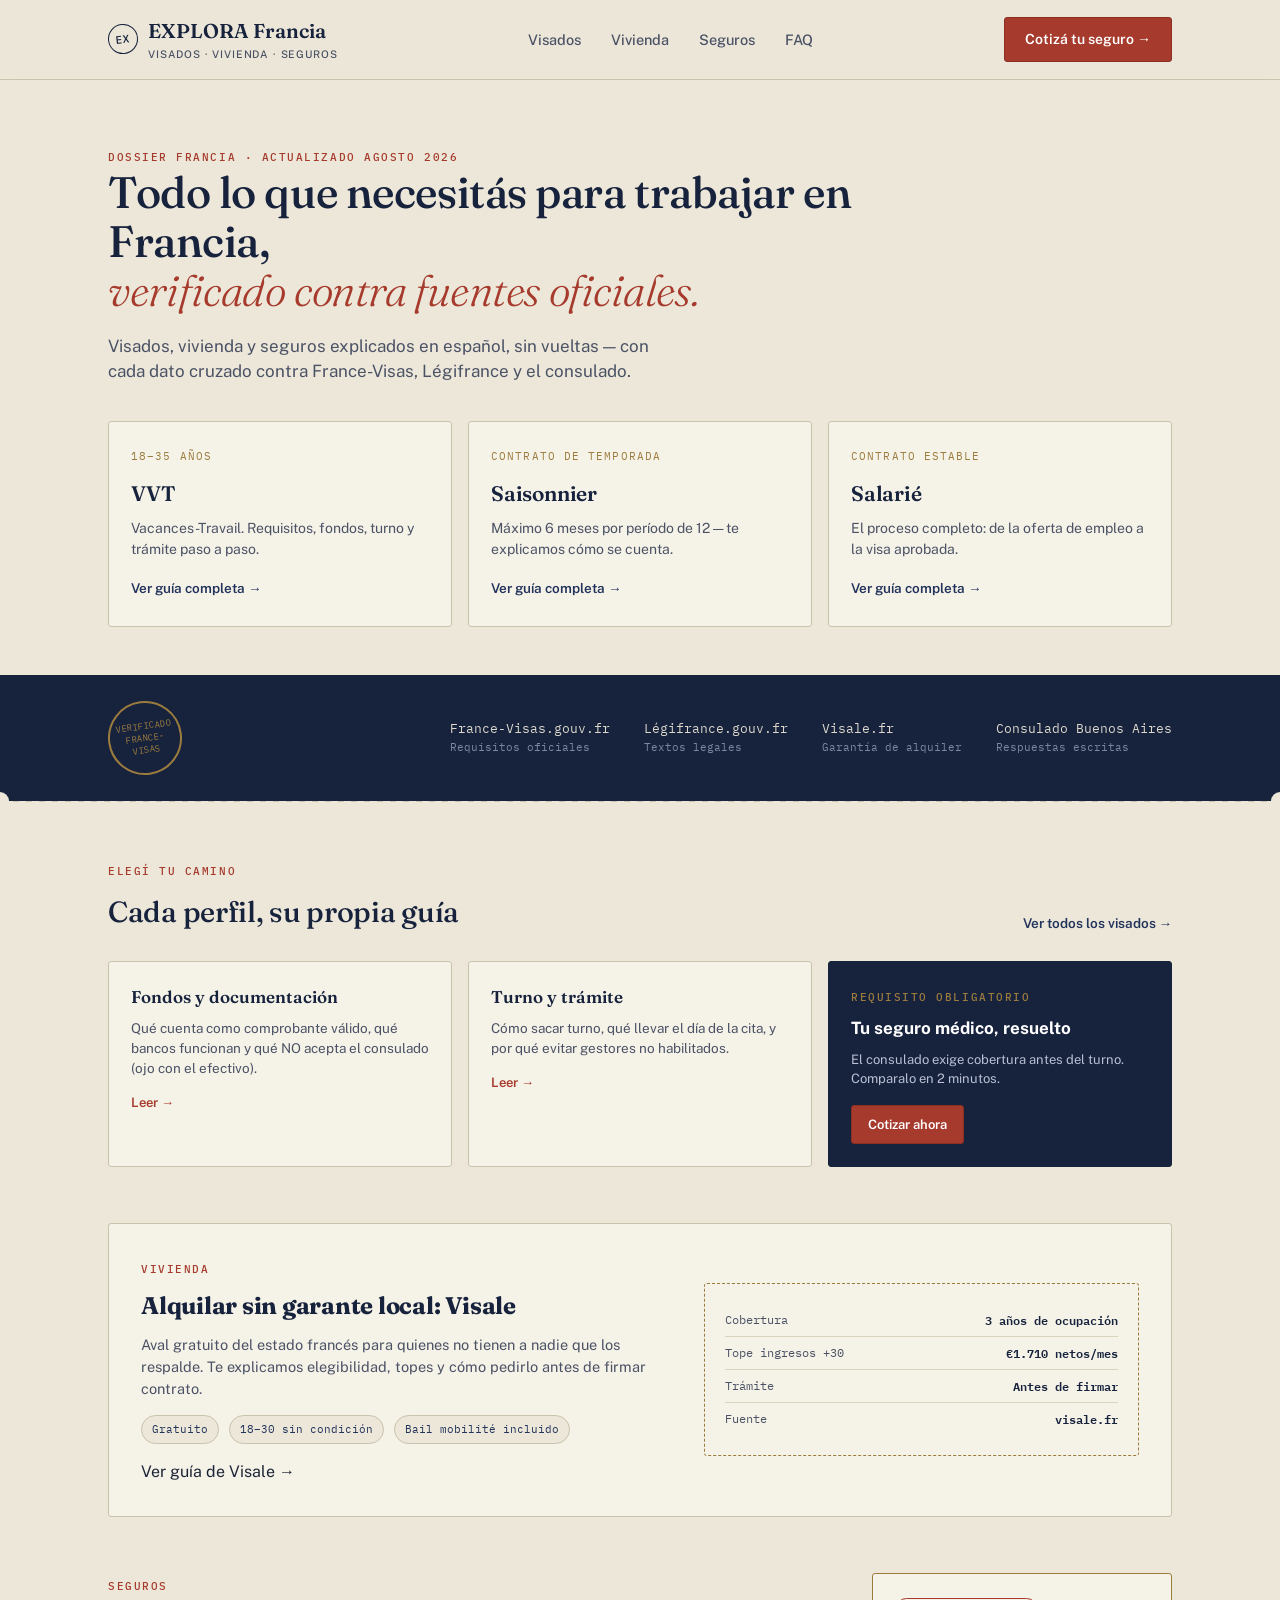
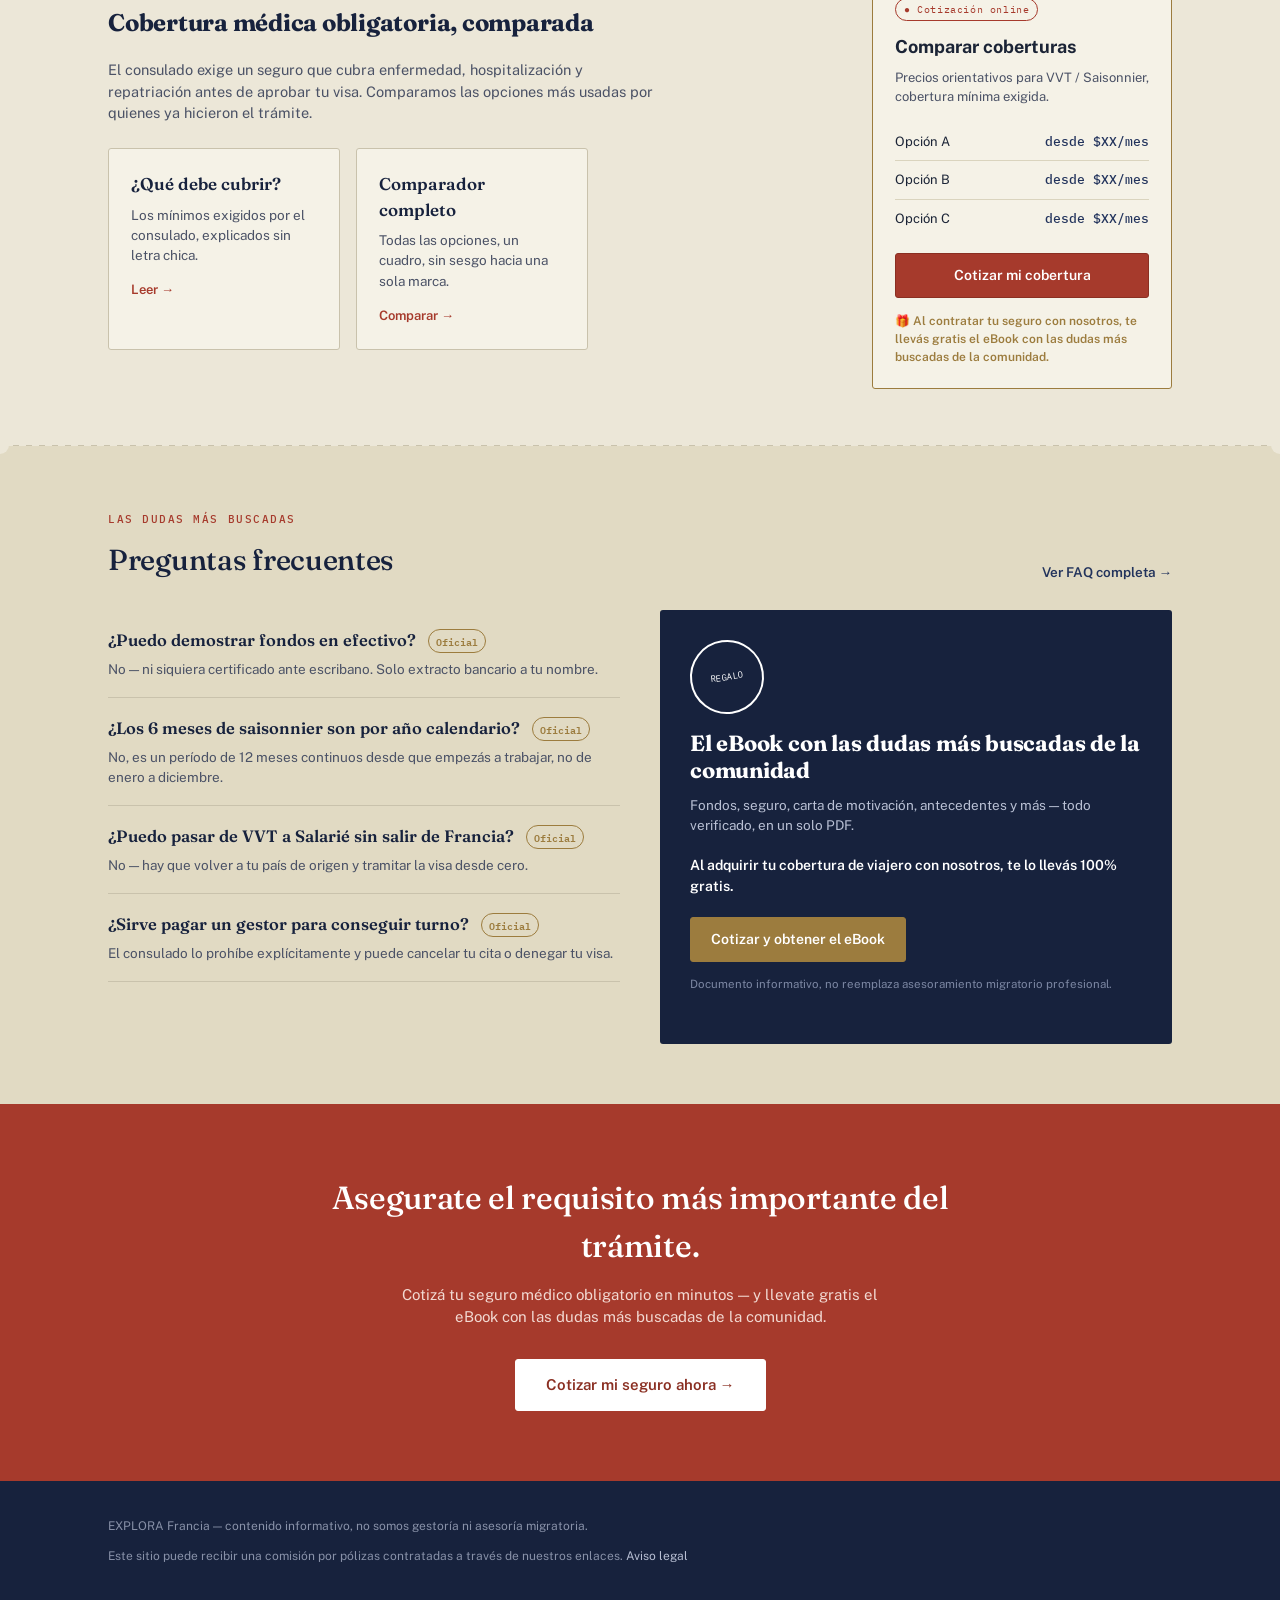
<file: index.html>
<!DOCTYPE html>
<html lang="es">
<head>
<meta charset="UTF-8">
<meta name="viewport" content="width=device-width, initial-scale=1.0">
<title>EXPLORA Francia — Visados, vivienda y seguros</title>
<meta name="description" content="Guías verificadas de VVT, Saisonnier y Salarié para Francia, vivienda y comparador de seguros para viajeros.">
<link rel="preconnect" href="https://fonts.googleapis.com">
<link href="https://fonts.googleapis.com/css2?family=Fraunces:ital,opsz,wght@0,9..144,300;0,9..144,500;0,9..144,600;1,9..144,400&family=Public+Sans:wght@400;500;600;700&family=IBM+Plex+Mono:wght@400;500&display=swap" rel="stylesheet">
<link rel="stylesheet" href="assets/styles.css">
</head>
<body>

<header>
  <nav class="nav wrap">
    <a href="index.html" class="brand">
      <div class="mark">EX</div>
      <div>
        EXPLORA Francia
        <small>Visados · Vivienda · Seguros</small>
      </div>
    </a>
    <div class="navlinks">
      <a href="visados/vvt.html">Visados</a>
      <a href="vivienda/index.html">Vivienda</a>
      <a href="seguros/index.html">Seguros</a>
      <a href="faq/index.html">FAQ</a>
    </div>
    <a href="seguros/index.html" class="cta-btn">Cotizá tu seguro →</a>
  </nav>
</header>

<section class="hero">
  <div class="wrap">
    <span class="eyebrow">Dossier Francia · actualizado agosto 2026</span>
    <h1>Todo lo que necesitás para trabajar en Francia,<br><em>verificado contra fuentes oficiales.</em></h1>
    <p>Visados, vivienda y seguros explicados en español, sin vueltas — con cada dato cruzado contra France-Visas, Légifrance y el consulado.</p>

    <div class="path-grid">
      <a href="visados/vvt.html" class="path-card">
        <span class="tag">18–35 años</span>
        <h3>VVT</h3>
        <p>Vacances-Travail. Requisitos, fondos, turno y trámite paso a paso.</p>
        <span class="go">Ver guía completa →</span>
      </a>
      <a href="visados/saisonnier.html" class="path-card">
        <span class="tag">Contrato de temporada</span>
        <h3>Saisonnier</h3>
        <p>Máximo 6 meses por período de 12 — te explicamos cómo se cuenta.</p>
        <span class="go">Ver guía completa →</span>
      </a>
      <a href="visados/salarie.html" class="path-card">
        <span class="tag">Contrato estable</span>
        <h3>Salarié</h3>
        <p>El proceso completo: de la oferta de empleo a la visa aprobada.</p>
        <span class="go">Ver guía completa →</span>
      </a>
    </div>
  </div>
</section>

<div class="trust">
  <div class="wrap">
    <div class="stamp">Verificado<br>France-Visas</div>
    <div class="trust-sources">
      <div>France-Visas.gouv.fr <span>Requisitos oficiales</span></div>
      <div>Légifrance.gouv.fr <span>Textos legales</span></div>
      <div>Visale.fr <span>Garantía de alquiler</span></div>
      <div>Consulado Buenos Aires <span>Respuestas escritas</span></div>
    </div>
  </div>
</div>

<div class="perf"></div>

<section class="block" id="guias">
  <div class="wrap">
    <div class="block-head">
      <div>
        <span class="eyebrow">Elegí tu camino</span>
        <h2 style="margin-top:8px;">Cada perfil, su propia guía</h2>
      </div>
      <a href="visados/vvt.html" class="see-all">Ver todos los visados →</a>
    </div>

    <div class="guide-cards">
      <div class="guide-card">
        <h4>Fondos y documentación</h4>
        <p>Qué cuenta como comprobante válido, qué bancos funcionan y qué NO acepta el consulado (ojo con el efectivo).</p>
        <a href="visados/vvt.html#fondos">Leer →</a>
      </div>
      <div class="guide-card">
        <h4>Turno y trámite</h4>
        <p>Cómo sacar turno, qué llevar el día de la cita, y por qué evitar gestores no habilitados.</p>
        <a href="visados/vvt.html#turno">Leer →</a>
      </div>

      <a href="seguros/index.html" class="nudge-card" style="text-decoration:none;">
        <div>
          <span class="eyebrow">Requisito obligatorio</span>
          <h4>Tu seguro médico, resuelto</h4>
          <p>El consulado exige cobertura antes del turno. Comparalo en 2 minutos.</p>
        </div>
        <span class="cta-btn">Cotizar ahora</span>
      </a>
    </div>
  </div>
</section>

<section class="block" id="vivienda" style="padding-top:0;">
  <div class="wrap">
    <div class="housing-row">
      <div>
        <span class="eyebrow">Vivienda</span>
        <h3 style="margin-top:8px;">Alquilar sin garante local: Visale</h3>
        <p>Aval gratuito del estado francés para quienes no tienen a nadie que los respalde. Te explicamos elegibilidad, topes y cómo pedirlo antes de firmar contrato.</p>
        <div class="badge-row">
          <span class="mini-badge">Gratuito</span>
          <span class="mini-badge">18–30 sin condición</span>
          <span class="mini-badge">Bail mobilité incluido</span>
        </div>
        <a href="vivienda/index.html" class="go" style="margin-top:16px; display:inline-flex;">Ver guía de Visale →</a>
      </div>
      <div class="housing-visual">
        <div class="line"><span>Cobertura</span><b>3 años de ocupación</b></div>
        <div class="line"><span>Tope ingresos +30</span><b>€1.710 netos/mes</b></div>
        <div class="line"><span>Trámite</span><b>Antes de firmar</b></div>
        <div class="line"><span>Fuente</span><b>visale.fr</b></div>
      </div>
    </div>
  </div>
</section>

<section class="block" id="seguros" style="padding-top:0;">
  <div class="wrap">
    <div class="content-layout">
      <div>
        <span class="eyebrow">Seguros</span>
        <h2 style="margin-top:8px; margin-bottom:18px;">Cobertura médica obligatoria, comparada</h2>
        <p style="color:var(--ink-soft); font-size:14.5px; max-width:560px; margin-bottom:24px;">
          El consulado exige un seguro que cubra enfermedad, hospitalización y repatriación antes de aprobar tu visa.
          Comparamos las opciones más usadas por quienes ya hicieron el trámite.
        </p>
        <div class="guide-cards">
          <div class="guide-card"><h4>¿Qué debe cubrir?</h4><p>Los mínimos exigidos por el consulado, explicados sin letra chica.</p><a href="seguros/index.html">Leer →</a></div>
          <div class="guide-card"><h4>Comparador completo</h4><p>Todas las opciones, un cuadro, sin sesgo hacia una sola marca.</p><a href="seguros/index.html">Comparar →</a></div>
        </div>
      </div>

      <aside class="sidebar-widget">
        <span class="stamp-mini">● Cotización online</span>
        <h4>Comparar coberturas</h4>
        <p>Precios orientativos para VVT / Saisonnier, cobertura mínima exigida.</p>
        <div class="compare-list">
          <div class="row"><span>Opción A</span><span>desde $XX/mes</span></div>
          <div class="row"><span>Opción B</span><span>desde $XX/mes</span></div>
          <div class="row"><span>Opción C</span><span>desde $XX/mes</span></div>
        </div>
        <a href="seguros/index.html" class="cta-btn">Cotizar mi cobertura</a>
        <div class="gift-note">🎁 Al contratar tu seguro con nosotros, te llevás gratis el eBook con las dudas más buscadas de la comunidad.</div>
      </aside>
    </div>
  </div>
</section>

<div class="perf"></div>

<section class="faq-block">
  <div class="wrap">
    <div class="block-head">
      <div>
        <span class="eyebrow">Las dudas más buscadas</span>
        <h2 style="margin-top:8px;">Preguntas frecuentes</h2>
      </div>
      <a href="faq/index.html" class="see-all">Ver FAQ completa →</a>
    </div>

    <div class="faq-layout">
      <div>
        <div class="faq-item">
          <div class="q">¿Puedo demostrar fondos en efectivo? <span class="tier">Oficial</span></div>
          <div class="a">No — ni siquiera certificado ante escribano. Solo extracto bancario a tu nombre.</div>
        </div>
        <div class="faq-item">
          <div class="q">¿Los 6 meses de saisonnier son por año calendario? <span class="tier">Oficial</span></div>
          <div class="a">No, es un período de 12 meses continuos desde que empezás a trabajar, no de enero a diciembre.</div>
        </div>
        <div class="faq-item">
          <div class="q">¿Puedo pasar de VVT a Salarié sin salir de Francia? <span class="tier">Oficial</span></div>
          <div class="a">No — hay que volver a tu país de origen y tramitar la visa desde cero.</div>
        </div>
        <div class="faq-item">
          <div class="q">¿Sirve pagar un gestor para conseguir turno? <span class="tier">Oficial</span></div>
          <div class="a">El consulado lo prohíbe explícitamente y puede cancelar tu cita o denegar tu visa.</div>
        </div>
      </div>

      <div class="ebook-promo">
        <div class="stamp">Regalo</div>
        <h3>El eBook con las dudas más buscadas de la comunidad</h3>
        <p>Fondos, seguro, carta de motivación, antecedentes y más — todo verificado, en un solo PDF.</p>
        <p style="color:#fff; font-weight:600; font-size:14px;">Al adquirir tu cobertura de viajero con nosotros, te lo llevás 100% gratis.</p>
        <a href="seguros/index.html" class="cta-btn" style="background:var(--brass); border-color:var(--brass);">Cotizar y obtener el eBook</a>
        <p class="fine">Documento informativo, no reemplaza asesoramiento migratorio profesional.</p>
      </div>
    </div>
  </div>
</section>

<section class="final-cta">
  <div class="wrap">
    <h2>Asegurate el requisito más importante del trámite.</h2>
    <p>Cotizá tu seguro médico obligatorio en minutos — y llevate gratis el eBook con las dudas más buscadas de la comunidad.</p>
    <a href="seguros/index.html" class="cta-btn">Cotizar mi seguro ahora →</a>
  </div>
</section>

<footer>
  <div class="wrap">
    <div>EXPLORA Francia — contenido informativo, no somos gestoría ni asesoría migratoria.</div>
    <div>Este sitio puede recibir una comisión por pólizas contratadas a través de nuestros enlaces. <a href="faq/index.html">Aviso legal</a></div>
  </div>
</footer>

<div class="mobile-bar">
  <span>Seguro + eBook gratis</span>
  <a href="seguros/index.html" class="cta-btn">Cotizar</a>
</div>

</body>
</html>
</file>
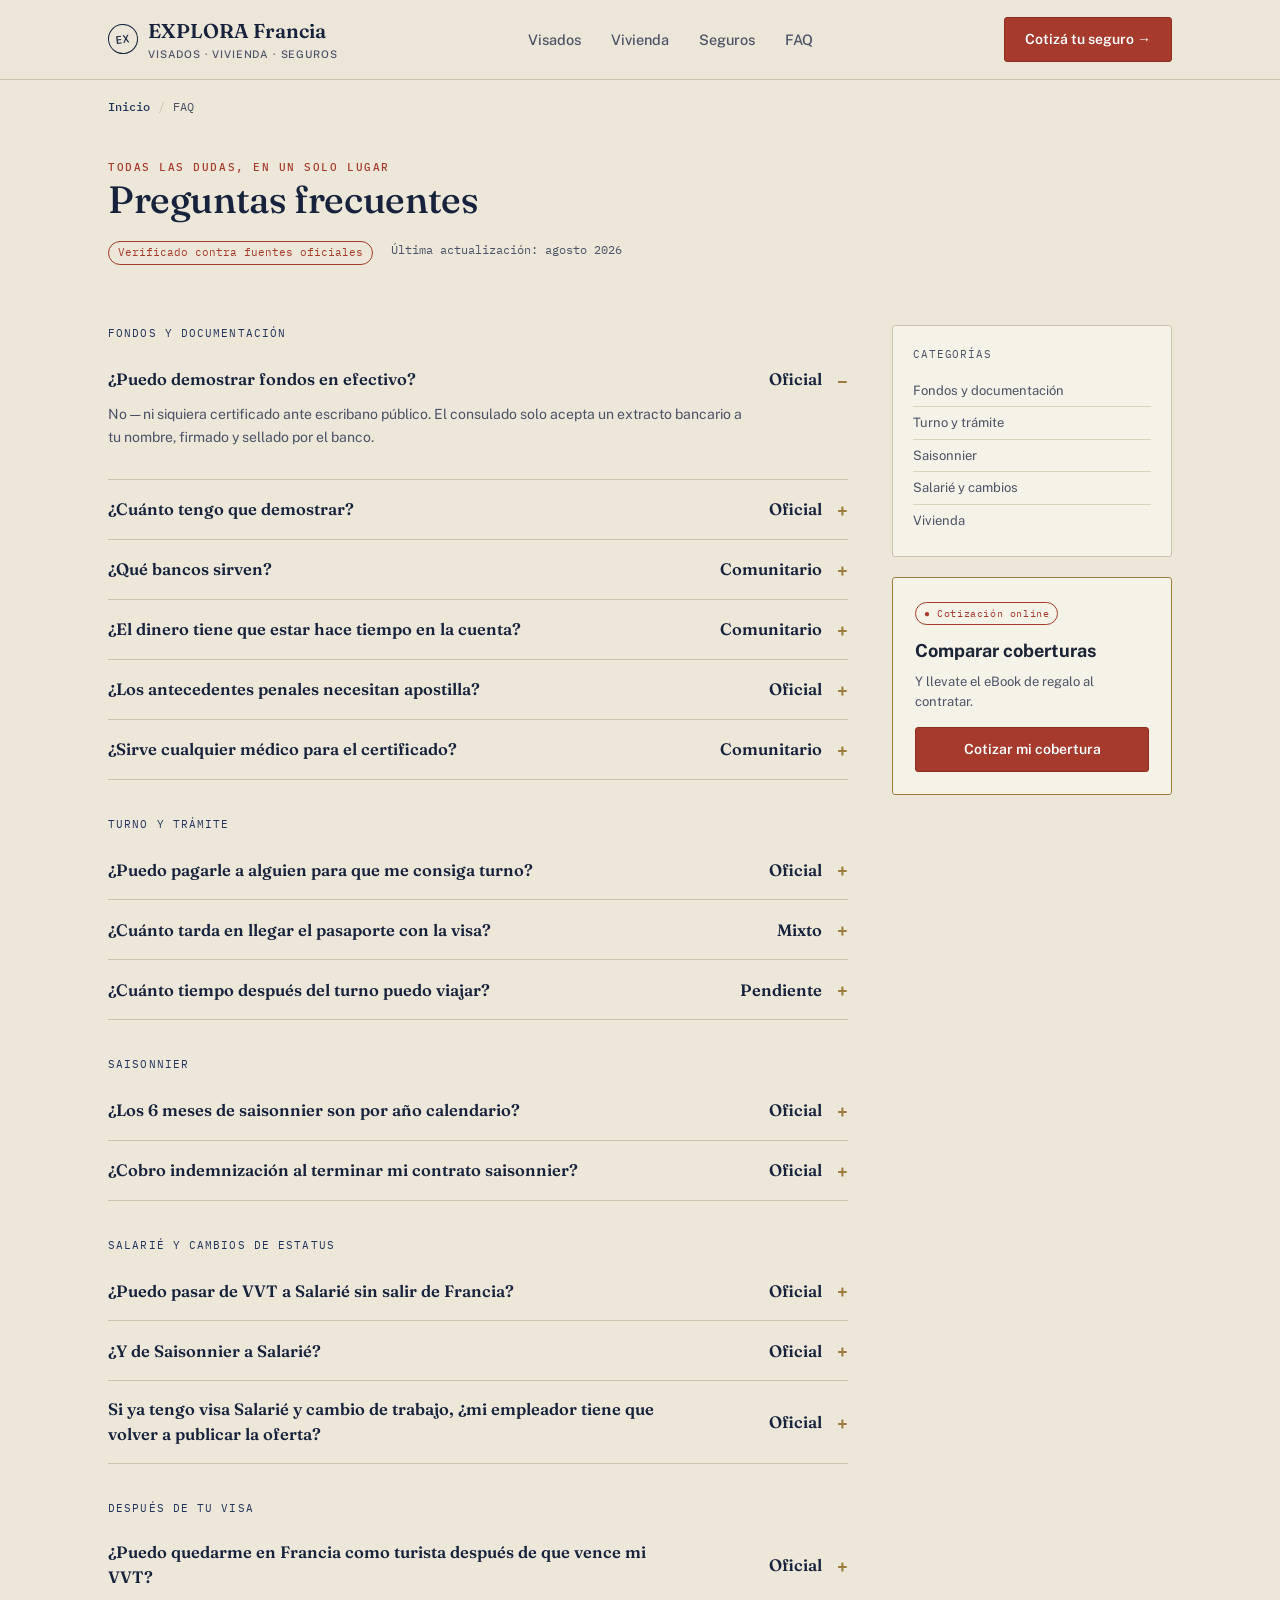
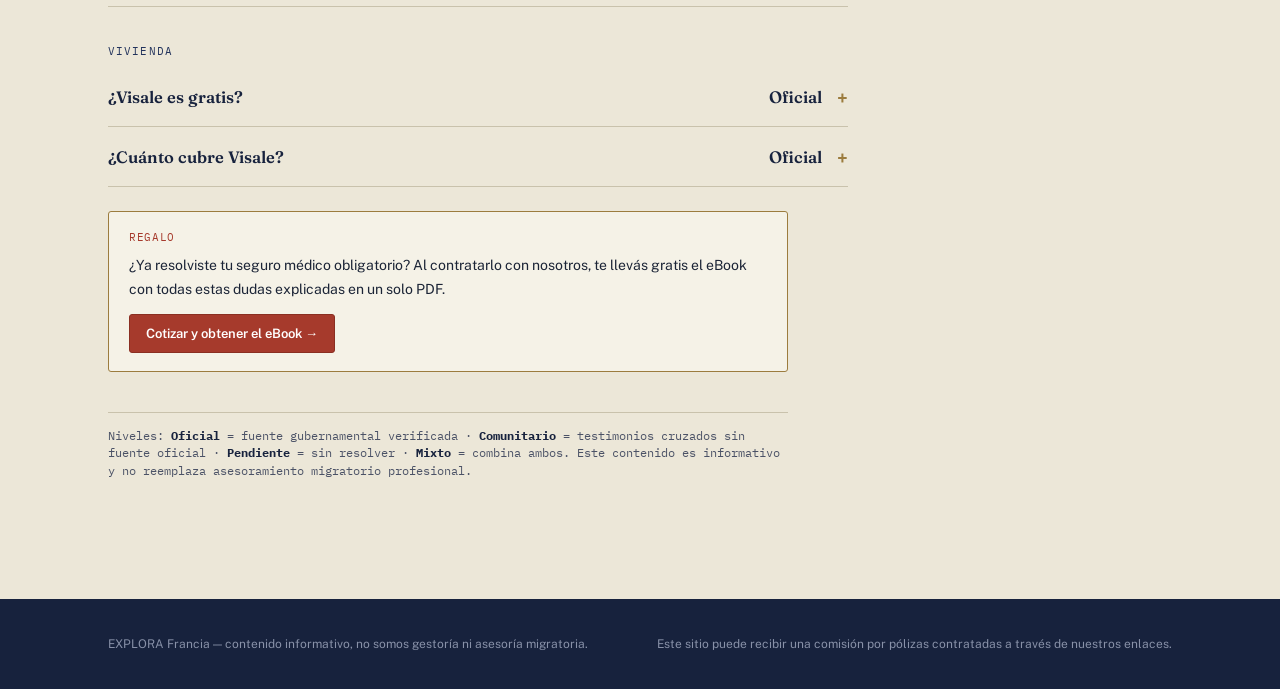
<file: faq/index.html>
<!DOCTYPE html>
<html lang="es">
<head>
<meta charset="UTF-8">
<meta name="viewport" content="width=device-width, initial-scale=1.0">
<title>Preguntas frecuentes — VVT, Saisonnier, Salarié — EXPLORA Francia</title>
<meta name="description" content="Todas las dudas verificadas sobre visados, fondos, seguros y vivienda en Francia, en un solo lugar.">
<link rel="preconnect" href="https://fonts.googleapis.com">
<link href="https://fonts.googleapis.com/css2?family=Fraunces:ital,opsz,wght@0,9..144,300;0,9..144,500;0,9..144,600;1,9..144,400&family=Public+Sans:wght@400;500;600;700&family=IBM+Plex+Mono:wght@400;500&display=swap" rel="stylesheet">
<link rel="stylesheet" href="../assets/styles.css">
</head>
<body>

<header>
  <nav class="nav wrap">
    <a href="../index.html" class="brand">
      <div class="mark">EX</div>
      <div>EXPLORA Francia<small>Visados · Vivienda · Seguros</small></div>
    </a>
    <div class="navlinks">
      <a href="../visados/vvt.html">Visados</a>
      <a href="../vivienda/index.html">Vivienda</a>
      <a href="../seguros/index.html">Seguros</a>
      <a href="index.html">FAQ</a>
    </div>
    <a href="../seguros/index.html" class="cta-btn">Cotizá tu seguro →</a>
  </nav>
</header>

<div class="wrap">
  <div class="breadcrumb">
    <a href="../index.html">Inicio</a><span>/</span>FAQ
  </div>
</div>

<section class="article-hero">
  <div class="wrap">
    <span class="eyebrow">Todas las dudas, en un solo lugar</span>
    <h1>Preguntas frecuentes</h1>
    <div class="article-meta">
      <span class="stamp-mini">Verificado contra fuentes oficiales</span>
      <span>Última actualización: agosto 2026</span>
    </div>
  </div>
</section>

<div class="wrap" style="padding-bottom:60px;">
  <div class="article-layout">

    <div class="article-body">

      <div class="faq-cat">Fondos y documentación</div>
      <div class="faq-accordion">
        <details open>
          <summary><span class="q-text">¿Puedo demostrar fondos en efectivo?</span><span class="meta"><span class="tier">Oficial</span></span></summary>
          <p class="a">No — ni siquiera certificado ante escribano público. El consulado solo acepta un extracto bancario a tu nombre, firmado y sellado por el banco.</p>
        </details>
        <details>
          <summary><span class="q-text">¿Cuánto tengo que demostrar?</span><span class="meta"><span class="tier">Oficial</span></span></summary>
          <p class="a">El mínimo exigido es €2.500, mediante extracto bancario. Podés presentar más si querés, pero ese es el piso.</p>
        </details>
        <details>
          <summary><span class="q-text">¿Qué bancos sirven?</span><span class="meta"><span class="tier">Comunitario</span></span></summary>
          <p class="a">Bancos argentinos confirmados por la comunidad: Galicia, Santander, BBVA, Provincia, Brubank, Naranja X, Supervielle. Cuentas/billeteras extranjeras: Wise, Revolut, Astropay, ARQ.</p>
        </details>
        <details>
          <summary><span class="q-text">¿El dinero tiene que estar hace tiempo en la cuenta?</span><span class="meta"><span class="tier">Comunitario</span></span></summary>
          <p class="a">No. La antigüedad que suele mencionarse (~15 días) es sobre cuándo se emitió el comprobante, no sobre cuánto tiempo la plata estuvo depositada. Podés poner el dinero el mismo día.</p>
        </details>
        <details>
          <summary><span class="q-text">¿Los antecedentes penales necesitan apostilla?</span><span class="meta"><span class="tier">Oficial</span></span></summary>
          <p class="a">No. Se tramitan por el Registro Nacional de Reincidencia (RNR), vía ARCA o Mi Argentina — ambos funcionan —, con menos de 30 días de antigüedad.</p>
        </details>
        <details>
          <summary><span class="q-text">¿Sirve cualquier médico para el certificado?</span><span class="meta"><span class="tier">Comunitario</span></span></summary>
          <p class="a">Sí, tu médico clínico o de cabecera puede extenderlo. Debe tener menos de 30 días de antigüedad al momento del turno.</p>
        </details>
      </div>

      <div class="faq-cat">Turno y trámite</div>
      <div class="faq-accordion">
        <details>
          <summary><span class="q-text">¿Puedo pagarle a alguien para que me consiga turno?</span><span class="meta"><span class="tier">Oficial</span></span></summary>
          <p class="a">El consulado lo prohíbe explícitamente: "Está estrictamente prohibido recurrir a intermediarios para sacar un turno. Si fuera el caso, su cita será cancelada o su visa será denegada."</p>
        </details>
        <details>
          <summary><span class="q-text">¿Cuánto tarda en llegar el pasaporte con la visa?</span><span class="meta"><span class="tier">Mixto</span></span></summary>
          <p class="a">El plazo medio oficial estimado es de 15 días corridos. En la práctica, distintos solicitantes reportan esperas de entre 7 y 20+ días.</p>
        </details>
        <details>
          <summary><span class="q-text">¿Cuánto tiempo después del turno puedo viajar?</span><span class="meta"><span class="tier">Pendiente</span></span></summary>
          <p class="a">No hay una respuesta oficial firme todavía — circulan versiones de 3 meses, 6 meses y 90 días, sin que quede claro si se cuenta desde la fecha del turno o desde la aprobación. Usá 3 meses desde el turno como el dato más conservador hasta tener confirmación por escrito.</p>
        </details>
      </div>

      <div class="faq-cat">Saisonnier</div>
      <div class="faq-accordion">
        <details>
          <summary><span class="q-text">¿Los 6 meses de saisonnier son por año calendario?</span><span class="meta"><span class="tier">Oficial</span></span></summary>
          <p class="a">No. Es un período de 12 meses continuos, individual para cada trabajador, contado desde que empezó su primera actividad — no de enero a diciembre.</p>
        </details>
        <details>
          <summary><span class="q-text">¿Cobro indemnización al terminar mi contrato saisonnier?</span><span class="meta"><span class="tier">Oficial</span></span></summary>
          <p class="a">No — los contratos saisonnier están excluidos de la prime de précarité, a diferencia de otros CDD.</p>
        </details>
      </div>

      <div class="faq-cat">Salarié y cambios de estatus</div>
      <div class="faq-accordion">
        <details>
          <summary><span class="q-text">¿Puedo pasar de VVT a Salarié sin salir de Francia?</span><span class="meta"><span class="tier">Oficial</span></span></summary>
          <p class="a">No. Hay que volver a tu país de origen y tramitar la visa Salarié desde cero, como primera solicitud. Firmar un contrato mientras estás en Francia con VVT no regulariza tu situación automáticamente.</p>
        </details>
        <details>
          <summary><span class="q-text">¿Y de Saisonnier a Salarié?</span><span class="meta"><span class="tier">Oficial</span></span></summary>
          <p class="a">Tampoco — mismo principio, confirmado por una decisión del Conseil d'État de marzo de 2026. Hay que salir de Francia y tramitar desde el consulado de tu país de residencia.</p>
        </details>
        <details>
          <summary><span class="q-text">Si ya tengo visa Salarié y cambio de trabajo, ¿mi empleador tiene que volver a publicar la oferta?</span><span class="meta"><span class="tier">Oficial</span></span></summary>
          <p class="a">No — esa obligación de publicar 3 semanas en France Travail es solo para la primera solicitud. Igual necesitás una nueva autorización de trabajo por ANEF.</p>
        </details>
      </div>

      <div class="faq-cat">Después de tu visa</div>
      <div class="faq-accordion">
        <details>
          <summary><span class="q-text">¿Puedo quedarme en Francia como turista después de que vence mi VVT?</span><span class="meta"><span class="tier">Oficial</span></span></summary>
          <p class="a">Sí — podés usar la cuota de 90 días turísticos del espacio Schengen sin salir primero de Francia (particularidad confirmada por escrito por el consulado). Otros países del Schengen sí pueden exigirte salir primero. No podés haber usado esos 90 días en los 6 meses previos.</p>
        </details>
      </div>

      <div class="faq-cat">Vivienda</div>
      <div class="faq-accordion">
        <details>
          <summary><span class="q-text">¿Visale es gratis?</span><span class="meta"><span class="tier">Oficial</span></span></summary>
          <p class="a">Sí, es un aval gratuito de Action Logement. Hay que conseguirlo antes de firmar el contrato de alquiler.</p>
        </details>
        <details>
          <summary><span class="q-text">¿Cuánto cubre Visale?</span><span class="meta"><span class="tier">Oficial</span></span></summary>
          <p class="a">Para contratos firmados desde el 6 de enero de 2026, cubre los primeros 3 años de ocupación. Contratos anteriores mantienen el esquema viejo de 36 meses fijos.</p>
        </details>
      </div>

      <div class="mini-insurance-box">
        <span class="label">Regalo</span>
        <p>¿Ya resolviste tu seguro médico obligatorio? Al contratarlo con nosotros, te llevás gratis el eBook con todas estas dudas explicadas en un solo PDF.</p>
        <a href="../seguros/index.html" class="cta-btn">Cotizar y obtener el eBook →</a>
      </div>

      <div class="updated-log">
        Niveles: <strong>Oficial</strong> = fuente gubernamental verificada · <strong>Comunitario</strong> = testimonios cruzados sin fuente oficial · <strong>Pendiente</strong> = sin resolver · <strong>Mixto</strong> = combina ambos. Este contenido es informativo y no reemplaza asesoramiento migratorio profesional.
      </div>

    </div>

    <aside>
      <div class="toc-widget">
        <span class="label">Categorías</span>
        <a href="#" onclick="document.querySelector('.faq-cat').scrollIntoView({behavior:'smooth'})">Fondos y documentación</a>
        <a href="#">Turno y trámite</a>
        <a href="#">Saisonnier</a>
        <a href="#">Salarié y cambios</a>
        <a href="#">Vivienda</a>
      </div>
      <div class="sidebar-widget">
        <span class="stamp-mini">● Cotización online</span>
        <h4>Comparar coberturas</h4>
        <p>Y llevate el eBook de regalo al contratar.</p>
        <a href="../seguros/index.html" class="cta-btn">Cotizar mi cobertura</a>
      </div>
    </aside>

  </div>
</div>

<footer>
  <div class="wrap">
    <div>EXPLORA Francia — contenido informativo, no somos gestoría ni asesoría migratoria.</div>
    <div>Este sitio puede recibir una comisión por pólizas contratadas a través de nuestros enlaces.</div>
  </div>
</footer>

<div class="mobile-bar">
  <span>Seguro + eBook gratis</span>
  <a href="../seguros/index.html" class="cta-btn">Cotizar</a>
</div>

</body>
</html>
</file>
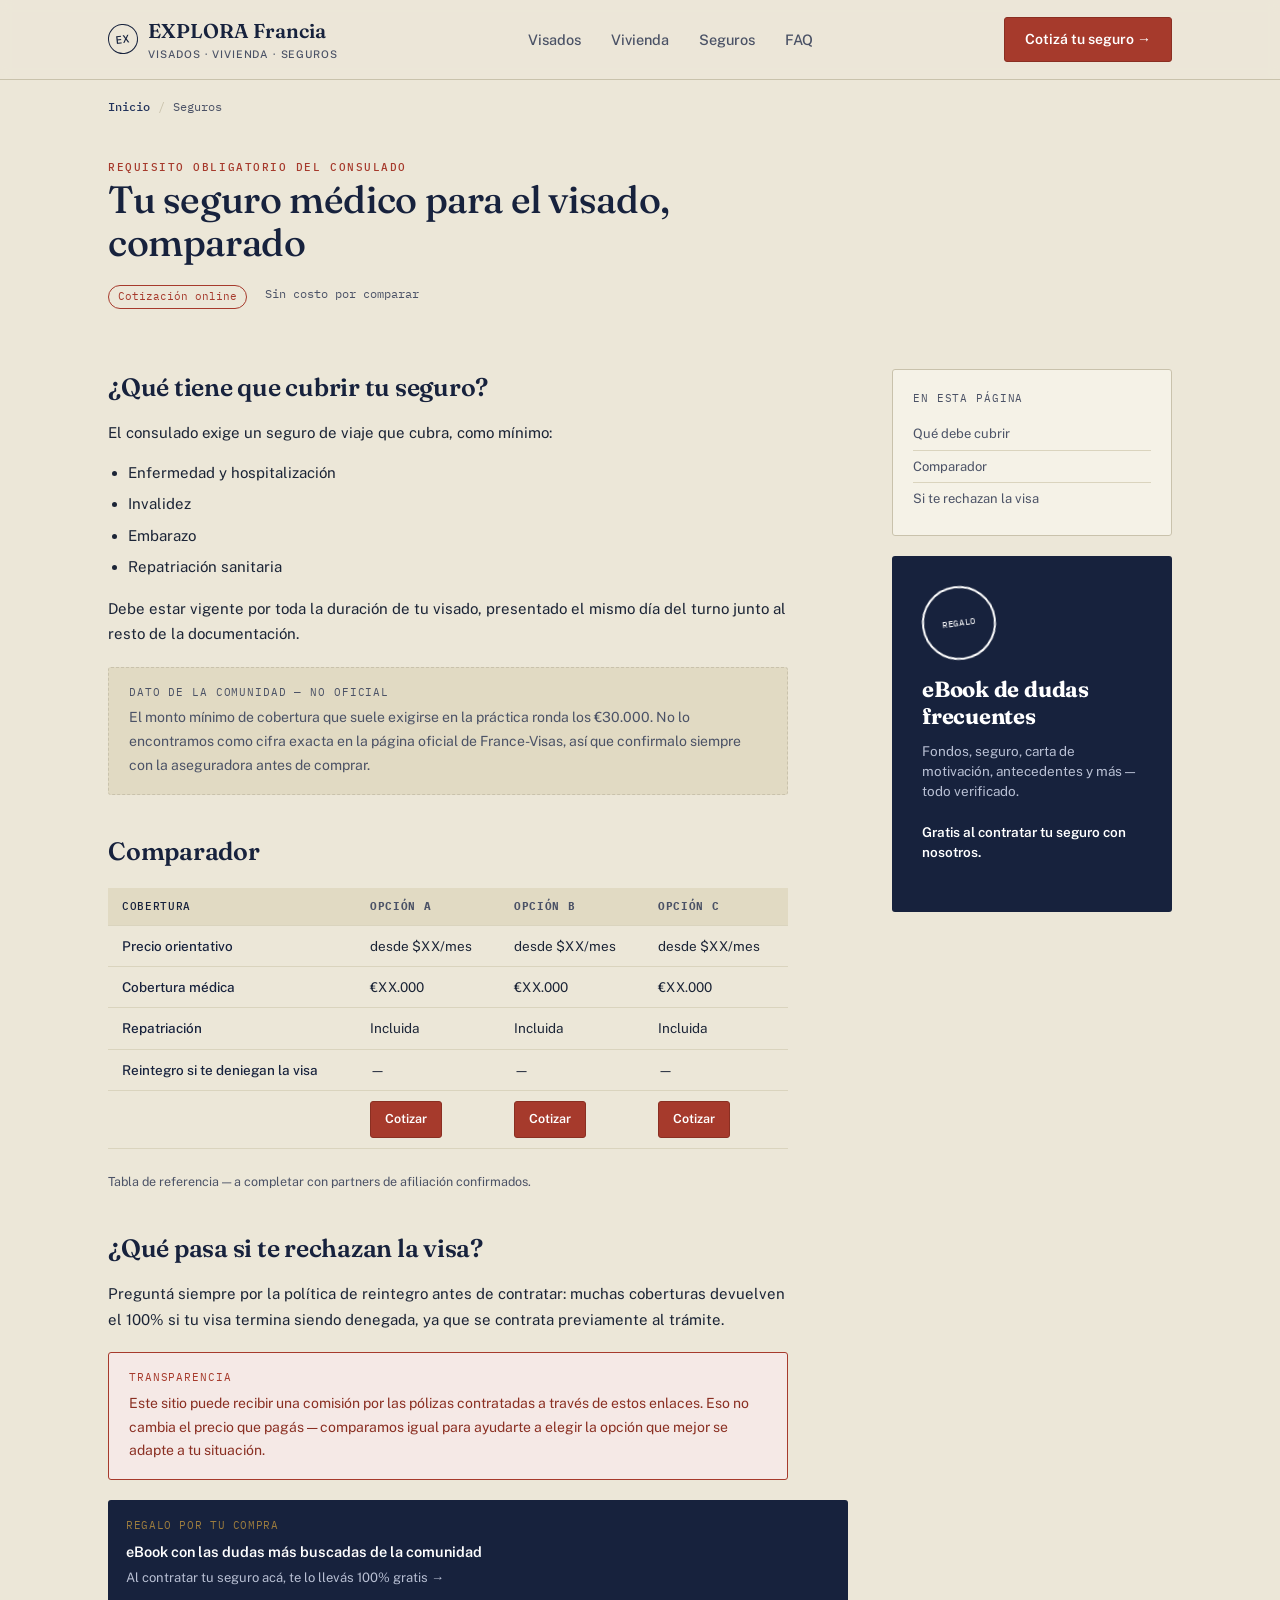
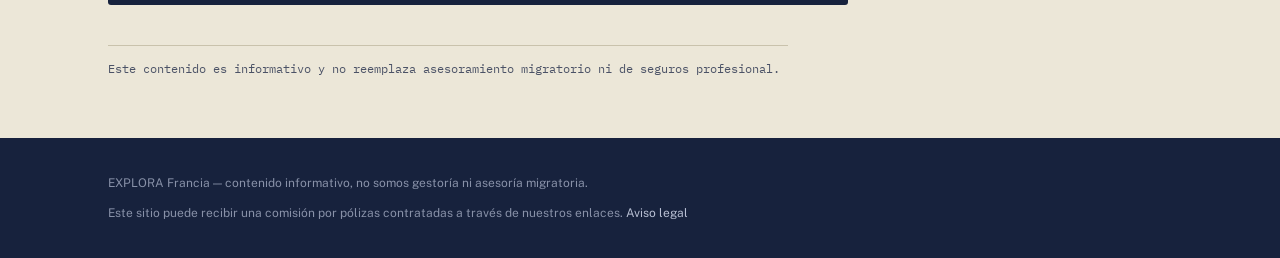
<file: seguros/index.html>
<!DOCTYPE html>
<html lang="es">
<head>
<meta charset="UTF-8">
<meta name="viewport" content="width=device-width, initial-scale=1.0">
<title>Seguro médico obligatorio para tu visado — Comparador — EXPLORA Francia</title>
<meta name="description" content="Comparador de seguros de viaje para VVT, Saisonnier y Salarié. Cotizá online y llevate gratis el eBook de dudas frecuentes.">
<link rel="preconnect" href="https://fonts.googleapis.com">
<link href="https://fonts.googleapis.com/css2?family=Fraunces:ital,opsz,wght@0,9..144,300;0,9..144,500;0,9..144,600;1,9..144,400&family=Public+Sans:wght@400;500;600;700&family=IBM+Plex+Mono:wght@400;500&display=swap" rel="stylesheet">
<link rel="stylesheet" href="../assets/styles.css">
</head>
<body>

<header>
  <nav class="nav wrap">
    <a href="../index.html" class="brand">
      <div class="mark">EX</div>
      <div>EXPLORA Francia<small>Visados · Vivienda · Seguros</small></div>
    </a>
    <div class="navlinks">
      <a href="../visados/vvt.html">Visados</a>
      <a href="../vivienda/index.html">Vivienda</a>
      <a href="index.html">Seguros</a>
      <a href="../faq/index.html">FAQ</a>
    </div>
    <a href="#comparador" class="cta-btn">Cotizá tu seguro →</a>
  </nav>
</header>

<div class="wrap">
  <div class="breadcrumb">
    <a href="../index.html">Inicio</a><span>/</span>Seguros
  </div>
</div>

<section class="article-hero">
  <div class="wrap">
    <span class="eyebrow">Requisito obligatorio del consulado</span>
    <h1>Tu seguro médico para el visado, comparado</h1>
    <div class="article-meta">
      <span class="stamp-mini">Cotización online</span>
      <span>Sin costo por comparar</span>
    </div>
  </div>
</section>

<div class="wrap">
  <div class="article-layout">

    <div class="article-body">

      <h2 id="que-cubre">¿Qué tiene que cubrir tu seguro?</h2>
      <p>El consulado exige un seguro de viaje que cubra, como mínimo:</p>
      <ul>
        <li>Enfermedad y hospitalización</li>
        <li>Invalidez</li>
        <li>Embarazo</li>
        <li>Repatriación sanitaria</li>
      </ul>
      <p>Debe estar vigente por toda la duración de tu visado, presentado el mismo día del turno junto al resto de la documentación.</p>

      <div class="community-box">
        <span class="label">Dato de la comunidad — no oficial</span>
        <p>El monto mínimo de cobertura que suele exigirse en la práctica ronda los €30.000. No lo encontramos como cifra exacta en la página oficial de France-Visas, así que confirmalo siempre con la aseguradora antes de comprar.</p>
      </div>

      <h2 id="comparador">Comparador</h2>
      <table class="data-table">
        <tr><th>Cobertura</th><th>Opción A</th><th>Opción B</th><th>Opción C</th></tr>
        <tr><td>Precio orientativo</td><td>desde $XX/mes</td><td>desde $XX/mes</td><td>desde $XX/mes</td></tr>
        <tr><td>Cobertura médica</td><td>€XX.000</td><td>€XX.000</td><td>€XX.000</td></tr>
        <tr><td>Repatriación</td><td>Incluida</td><td>Incluida</td><td>Incluida</td></tr>
        <tr><td>Reintegro si te deniegan la visa</td><td>—</td><td>—</td><td>—</td></tr>
        <tr><td></td><td><a href="#" class="cta-btn" style="padding:8px 14px; font-size:12.5px;">Cotizar</a></td><td><a href="#" class="cta-btn" style="padding:8px 14px; font-size:12.5px;">Cotizar</a></td><td><a href="#" class="cta-btn" style="padding:8px 14px; font-size:12.5px;">Cotizar</a></td></tr>
      </table>
      <p style="font-size:12.5px; color:var(--ink-soft);">Tabla de referencia — a completar con partners de afiliación confirmados.</p>

      <h2 id="reintegro">¿Qué pasa si te rechazan la visa?</h2>
      <p>Preguntá siempre por la política de reintegro antes de contratar: muchas coberturas devuelven el 100% si tu visa termina siendo denegada, ya que se contrata previamente al trámite.</p>

      <div class="warning-box">
        <span class="label">Transparencia</span>
        <p>Este sitio puede recibir una comisión por las pólizas contratadas a través de estos enlaces. Eso no cambia el precio que pagás — comparamos igual para ayudarte a elegir la opción que mejor se adapte a tu situación.</p>
      </div>

      <a href="../faq/index.html" class="cross-link">
        <span class="label">Regalo por tu compra</span>
        <span class="title">eBook con las dudas más buscadas de la comunidad</span>
        <span class="arrow">Al contratar tu seguro acá, te lo llevás 100% gratis →</span>
      </a>

      <div class="updated-log">
        Este contenido es informativo y no reemplaza asesoramiento migratorio ni de seguros profesional.
      </div>

    </div>

    <aside>
      <div class="toc-widget">
        <span class="label">En esta página</span>
        <a href="#que-cubre">Qué debe cubrir</a>
        <a href="#comparador">Comparador</a>
        <a href="#reintegro">Si te rechazan la visa</a>
      </div>
      <div class="ebook-promo" style="position:static;">
        <div class="stamp">Regalo</div>
        <h3>eBook de dudas frecuentes</h3>
        <p>Fondos, seguro, carta de motivación, antecedentes y más — todo verificado.</p>
        <p style="color:#fff; font-weight:600; font-size:13.5px;">Gratis al contratar tu seguro con nosotros.</p>
      </div>
    </aside>

  </div>
</div>

<footer>
  <div class="wrap">
    <div>EXPLORA Francia — contenido informativo, no somos gestoría ni asesoría migratoria.</div>
    <div>Este sitio puede recibir una comisión por pólizas contratadas a través de nuestros enlaces. <a href="../faq/index.html">Aviso legal</a></div>
  </div>
</footer>

<div class="mobile-bar">
  <span>Seguro + eBook gratis</span>
  <a href="#comparador" class="cta-btn">Cotizar</a>
</div>

</body>
</html>
</file>
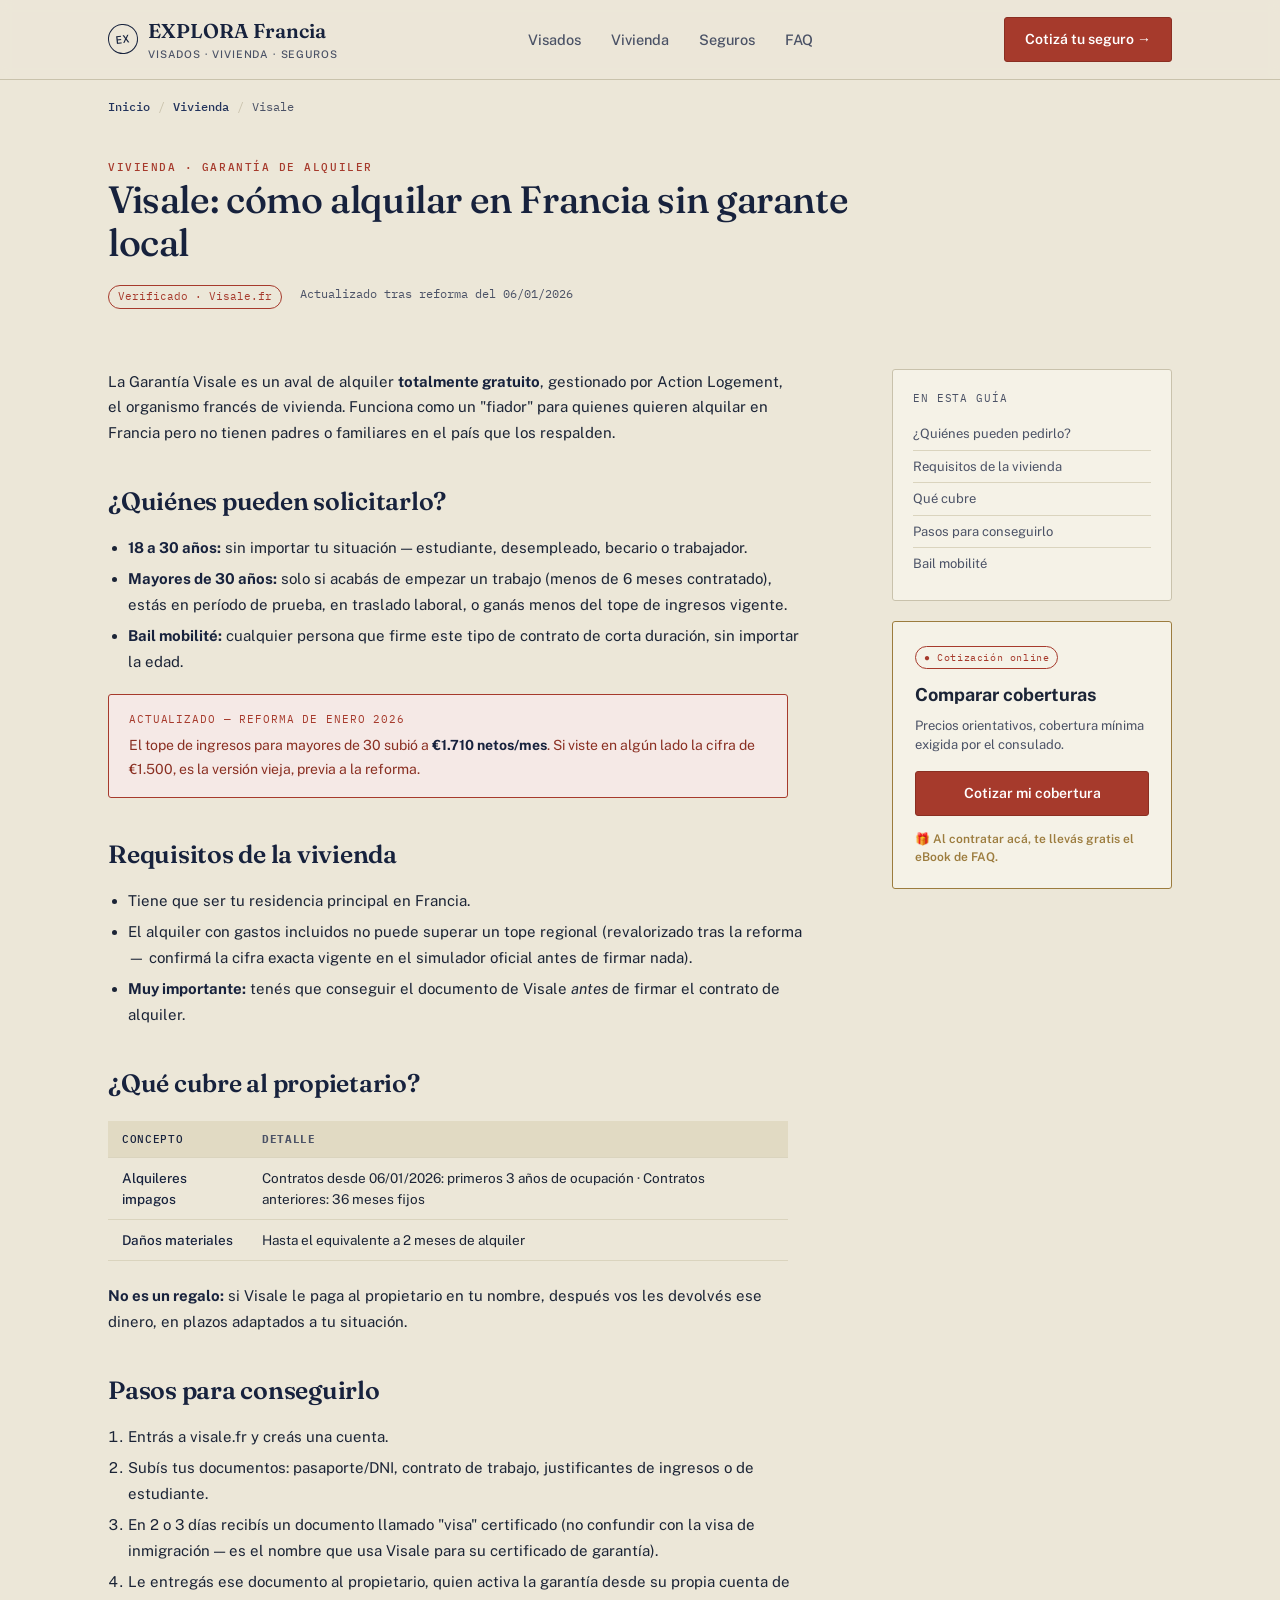
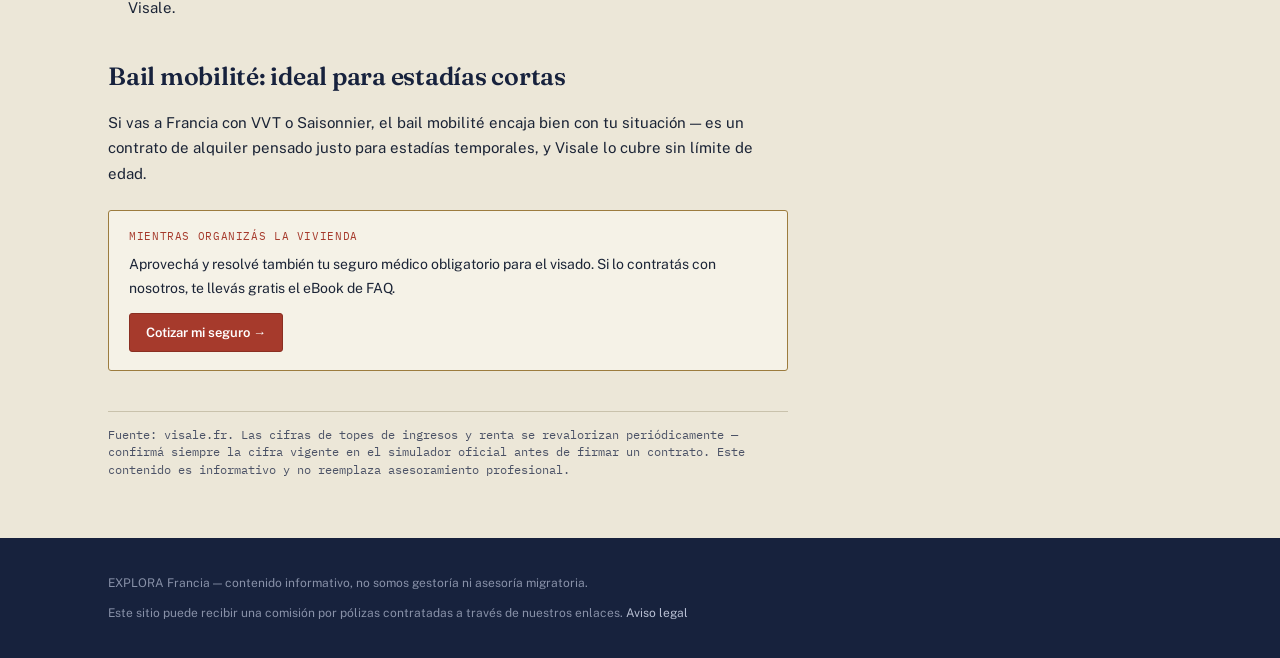
<file: vivienda/index.html>
<!DOCTYPE html>
<html lang="es">
<head>
<meta charset="UTF-8">
<meta name="viewport" content="width=device-width, initial-scale=1.0">
<title>Visale: garantía de alquiler gratuita en Francia — EXPLORA Francia</title>
<meta name="description" content="Guía verificada de Visale, el aval de alquiler gratuito de Action Logement, actualizada tras la reforma de enero 2026.">
<link rel="preconnect" href="https://fonts.googleapis.com">
<link href="https://fonts.googleapis.com/css2?family=Fraunces:ital,opsz,wght@0,9..144,300;0,9..144,500;0,9..144,600;1,9..144,400&family=Public+Sans:wght@400;500;600;700&family=IBM+Plex+Mono:wght@400;500&display=swap" rel="stylesheet">
<link rel="stylesheet" href="../assets/styles.css">
</head>
<body>

<header>
  <nav class="nav wrap">
    <a href="../index.html" class="brand">
      <div class="mark">EX</div>
      <div>EXPLORA Francia<small>Visados · Vivienda · Seguros</small></div>
    </a>
    <div class="navlinks">
      <a href="../visados/vvt.html">Visados</a>
      <a href="index.html">Vivienda</a>
      <a href="../seguros/index.html">Seguros</a>
      <a href="../faq/index.html">FAQ</a>
    </div>
    <a href="../seguros/index.html" class="cta-btn">Cotizá tu seguro →</a>
  </nav>
</header>

<div class="wrap">
  <div class="breadcrumb">
    <a href="../index.html">Inicio</a><span>/</span><a href="index.html">Vivienda</a><span>/</span>Visale
  </div>
</div>

<section class="article-hero">
  <div class="wrap">
    <span class="eyebrow">Vivienda · Garantía de alquiler</span>
    <h1>Visale: cómo alquilar en Francia sin garante local</h1>
    <div class="article-meta">
      <span class="stamp-mini">Verificado · Visale.fr</span>
      <span>Actualizado tras reforma del 06/01/2026</span>
    </div>
  </div>
</section>

<div class="wrap">
  <div class="article-layout">

    <div class="article-body">

      <p>La Garantía Visale es un aval de alquiler <strong>totalmente gratuito</strong>, gestionado por Action Logement, el organismo francés de vivienda. Funciona como un "fiador" para quienes quieren alquilar en Francia pero no tienen padres o familiares en el país que los respalden.</p>

      <h2 id="quienes">¿Quiénes pueden solicitarlo?</h2>
      <ul>
        <li><strong>18 a 30 años:</strong> sin importar tu situación — estudiante, desempleado, becario o trabajador.</li>
        <li><strong>Mayores de 30 años:</strong> solo si acabás de empezar un trabajo (menos de 6 meses contratado), estás en período de prueba, en traslado laboral, o ganás menos del tope de ingresos vigente.</li>
        <li><strong>Bail mobilité:</strong> cualquier persona que firme este tipo de contrato de corta duración, sin importar la edad.</li>
      </ul>

      <div class="warning-box">
        <span class="label">Actualizado — reforma de enero 2026</span>
        <p>El tope de ingresos para mayores de 30 subió a <strong>€1.710 netos/mes</strong>. Si viste en algún lado la cifra de €1.500, es la versión vieja, previa a la reforma.</p>
      </div>

      <h2 id="requisitos-vivienda">Requisitos de la vivienda</h2>
      <ul>
        <li>Tiene que ser tu residencia principal en Francia.</li>
        <li>El alquiler con gastos incluidos no puede superar un tope regional (revalorizado tras la reforma — confirmá la cifra exacta vigente en el simulador oficial antes de firmar nada).</li>
        <li><strong>Muy importante:</strong> tenés que conseguir el documento de Visale <em>antes</em> de firmar el contrato de alquiler.</li>
      </ul>

      <h2 id="cobertura">¿Qué cubre al propietario?</h2>
      <table class="data-table">
        <tr><th>Concepto</th><th>Detalle</th></tr>
        <tr><td>Alquileres impagos</td><td>Contratos desde 06/01/2026: primeros 3 años de ocupación · Contratos anteriores: 36 meses fijos</td></tr>
        <tr><td>Daños materiales</td><td>Hasta el equivalente a 2 meses de alquiler</td></tr>
      </table>
      <p><strong>No es un regalo:</strong> si Visale le paga al propietario en tu nombre, después vos les devolvés ese dinero, en plazos adaptados a tu situación.</p>

      <h2 id="pasos">Pasos para conseguirlo</h2>
      <ol>
        <li>Entrás a <a href="https://www.visale.fr" target="_blank" rel="noopener">visale.fr</a> y creás una cuenta.</li>
        <li>Subís tus documentos: pasaporte/DNI, contrato de trabajo, justificantes de ingresos o de estudiante.</li>
        <li>En 2 o 3 días recibís un documento llamado "visa" certificado (no confundir con la visa de inmigración — es el nombre que usa Visale para su certificado de garantía).</li>
        <li>Le entregás ese documento al propietario, quien activa la garantía desde su propia cuenta de Visale.</li>
      </ol>

      <h2 id="bail-mobilite">Bail mobilité: ideal para estadías cortas</h2>
      <p>Si vas a Francia con VVT o Saisonnier, el bail mobilité encaja bien con tu situación — es un contrato de alquiler pensado justo para estadías temporales, y Visale lo cubre sin límite de edad.</p>

      <div class="mini-insurance-box">
        <span class="label">Mientras organizás la vivienda</span>
        <p>Aprovechá y resolvé también tu seguro médico obligatorio para el visado. Si lo contratás con nosotros, te llevás gratis el eBook de FAQ.</p>
        <a href="../seguros/index.html" class="cta-btn">Cotizar mi seguro →</a>
      </div>

      <div class="updated-log">
        Fuente: visale.fr. Las cifras de topes de ingresos y renta se revalorizan periódicamente — confirmá siempre la cifra vigente en el simulador oficial antes de firmar un contrato. Este contenido es informativo y no reemplaza asesoramiento profesional.
      </div>

    </div>

    <aside>
      <div class="toc-widget">
        <span class="label">En esta guía</span>
        <a href="#quienes">¿Quiénes pueden pedirlo?</a>
        <a href="#requisitos-vivienda">Requisitos de la vivienda</a>
        <a href="#cobertura">Qué cubre</a>
        <a href="#pasos">Pasos para conseguirlo</a>
        <a href="#bail-mobilite">Bail mobilité</a>
      </div>
      <div class="sidebar-widget">
        <span class="stamp-mini">● Cotización online</span>
        <h4>Comparar coberturas</h4>
        <p>Precios orientativos, cobertura mínima exigida por el consulado.</p>
        <a href="../seguros/index.html" class="cta-btn">Cotizar mi cobertura</a>
        <div class="gift-note">🎁 Al contratar acá, te llevás gratis el eBook de FAQ.</div>
      </div>
    </aside>

  </div>
</div>

<footer>
  <div class="wrap">
    <div>EXPLORA Francia — contenido informativo, no somos gestoría ni asesoría migratoria.</div>
    <div>Este sitio puede recibir una comisión por pólizas contratadas a través de nuestros enlaces. <a href="../faq/index.html">Aviso legal</a></div>
  </div>
</footer>

<div class="mobile-bar">
  <span>Seguro + eBook gratis</span>
  <a href="../seguros/index.html" class="cta-btn">Cotizar</a>
</div>

</body>
</html>
</file>
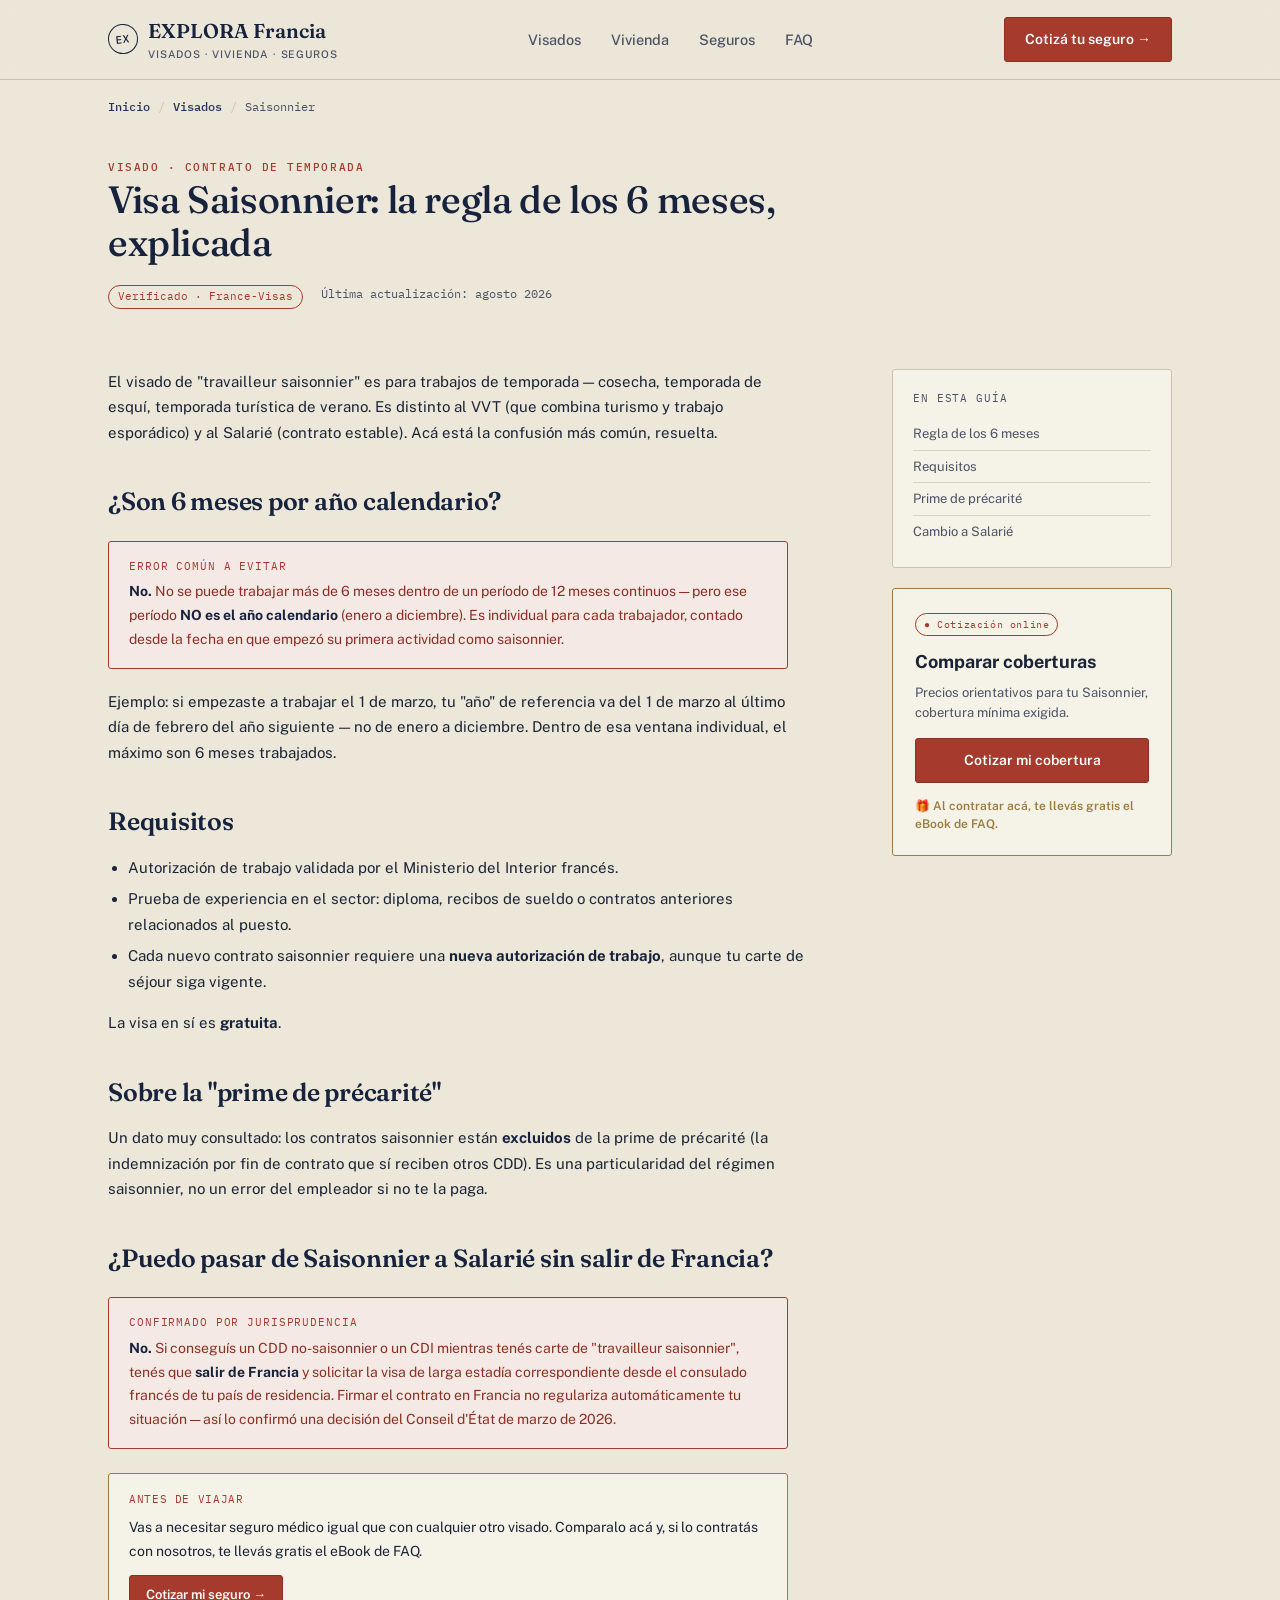
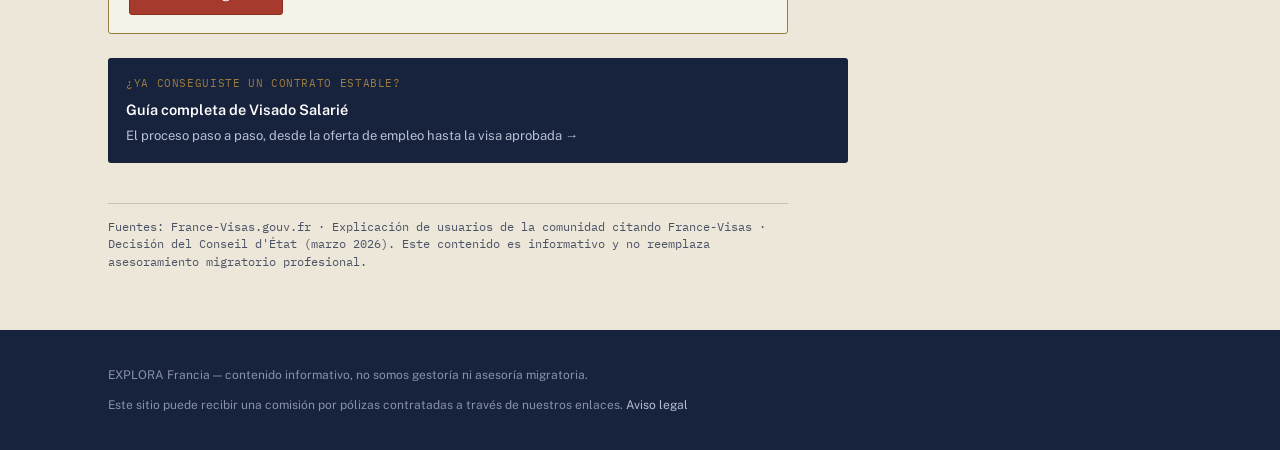
<file: visados/saisonnier.html>
<!DOCTYPE html>
<html lang="es">
<head>
<meta charset="UTF-8">
<meta name="viewport" content="width=device-width, initial-scale=1.0">
<title>Visa Saisonnier Francia: la regla de los 6 meses — EXPLORA Francia</title>
<meta name="description" content="Guía verificada del visado Travailleur Saisonnier para Francia: cómo se cuenta el límite de 6 meses, requisitos y cambio a Salarié.">
<link rel="preconnect" href="https://fonts.googleapis.com">
<link href="https://fonts.googleapis.com/css2?family=Fraunces:ital,opsz,wght@0,9..144,300;0,9..144,500;0,9..144,600;1,9..144,400&family=Public+Sans:wght@400;500;600;700&family=IBM+Plex+Mono:wght@400;500&display=swap" rel="stylesheet">
<link rel="stylesheet" href="../assets/styles.css">
</head>
<body>

<header>
  <nav class="nav wrap">
    <a href="../index.html" class="brand">
      <div class="mark">EX</div>
      <div>EXPLORA Francia<small>Visados · Vivienda · Seguros</small></div>
    </a>
    <div class="navlinks">
      <a href="vvt.html">Visados</a>
      <a href="../vivienda/index.html">Vivienda</a>
      <a href="../seguros/index.html">Seguros</a>
      <a href="../faq/index.html">FAQ</a>
    </div>
    <a href="../seguros/index.html" class="cta-btn">Cotizá tu seguro →</a>
  </nav>
</header>

<div class="wrap">
  <div class="breadcrumb">
    <a href="../index.html">Inicio</a><span>/</span><a href="vvt.html">Visados</a><span>/</span>Saisonnier
  </div>
</div>

<section class="article-hero">
  <div class="wrap">
    <span class="eyebrow">Visado · Contrato de temporada</span>
    <h1>Visa Saisonnier: la regla de los 6 meses, explicada</h1>
    <div class="article-meta">
      <span class="stamp-mini">Verificado · France-Visas</span>
      <span>Última actualización: agosto 2026</span>
    </div>
  </div>
</section>

<div class="wrap">
  <div class="article-layout">

    <div class="article-body">

      <p>El visado de "travailleur saisonnier" es para trabajos de temporada — cosecha, temporada de esquí, temporada turística de verano. Es distinto al VVT (que combina turismo y trabajo esporádico) y al Salarié (contrato estable). Acá está la confusión más común, resuelta.</p>

      <h2 id="regla-6-meses">¿Son 6 meses por año calendario?</h2>
      <div class="warning-box">
        <span class="label">Error común a evitar</span>
        <p><strong>No.</strong> No se puede trabajar más de 6 meses dentro de un período de 12 meses continuos — pero ese período <strong>NO es el año calendario</strong> (enero a diciembre). Es individual para cada trabajador, contado desde la fecha en que empezó su primera actividad como saisonnier.</p>
      </div>
      <p>Ejemplo: si empezaste a trabajar el 1 de marzo, tu "año" de referencia va del 1 de marzo al último día de febrero del año siguiente — no de enero a diciembre. Dentro de esa ventana individual, el máximo son 6 meses trabajados.</p>

      <h2 id="requisitos">Requisitos</h2>
      <ul>
        <li>Autorización de trabajo validada por el Ministerio del Interior francés.</li>
        <li>Prueba de experiencia en el sector: diploma, recibos de sueldo o contratos anteriores relacionados al puesto.</li>
        <li>Cada nuevo contrato saisonnier requiere una <strong>nueva autorización de trabajo</strong>, aunque tu carte de séjour siga vigente.</li>
      </ul>
      <p>La visa en sí es <strong>gratuita</strong>.</p>

      <h2 id="prima-precarite">Sobre la "prime de précarité"</h2>
      <p>Un dato muy consultado: los contratos saisonnier están <strong>excluidos</strong> de la prime de précarité (la indemnización por fin de contrato que sí reciben otros CDD). Es una particularidad del régimen saisonnier, no un error del empleador si no te la paga.</p>

      <h2 id="cambio-salarie">¿Puedo pasar de Saisonnier a Salarié sin salir de Francia?</h2>
      <div class="warning-box">
        <span class="label">Confirmado por jurisprudencia</span>
        <p><strong>No.</strong> Si conseguís un CDD no-saisonnier o un CDI mientras tenés carte de "travailleur saisonnier", tenés que <strong>salir de Francia</strong> y solicitar la visa de larga estadía correspondiente desde el consulado francés de tu país de residencia. Firmar el contrato en Francia no regulariza automáticamente tu situación — así lo confirmó una decisión del Conseil d'État de marzo de 2026.</p>
      </div>

      <div class="mini-insurance-box">
        <span class="label">Antes de viajar</span>
        <p>Vas a necesitar seguro médico igual que con cualquier otro visado. Comparalo acá y, si lo contratás con nosotros, te llevás gratis el eBook de FAQ.</p>
        <a href="../seguros/index.html" class="cta-btn">Cotizar mi seguro →</a>
      </div>

      <a href="salarie.html" class="cross-link">
        <span class="label">¿Ya conseguiste un contrato estable?</span>
        <span class="title">Guía completa de Visado Salarié</span>
        <span class="arrow">El proceso paso a paso, desde la oferta de empleo hasta la visa aprobada →</span>
      </a>

      <div class="updated-log">
        Fuentes: France-Visas.gouv.fr · Explicación de usuarios de la comunidad citando France-Visas · Decisión del Conseil d'État (marzo 2026). Este contenido es informativo y no reemplaza asesoramiento migratorio profesional.
      </div>

    </div>

    <aside>
      <div class="toc-widget">
        <span class="label">En esta guía</span>
        <a href="#regla-6-meses">Regla de los 6 meses</a>
        <a href="#requisitos">Requisitos</a>
        <a href="#prima-precarite">Prime de précarité</a>
        <a href="#cambio-salarie">Cambio a Salarié</a>
      </div>
      <div class="sidebar-widget">
        <span class="stamp-mini">● Cotización online</span>
        <h4>Comparar coberturas</h4>
        <p>Precios orientativos para tu Saisonnier, cobertura mínima exigida.</p>
        <a href="../seguros/index.html" class="cta-btn">Cotizar mi cobertura</a>
        <div class="gift-note">🎁 Al contratar acá, te llevás gratis el eBook de FAQ.</div>
      </div>
    </aside>

  </div>
</div>

<footer>
  <div class="wrap">
    <div>EXPLORA Francia — contenido informativo, no somos gestoría ni asesoría migratoria.</div>
    <div>Este sitio puede recibir una comisión por pólizas contratadas a través de nuestros enlaces. <a href="../faq/index.html">Aviso legal</a></div>
  </div>
</footer>

<div class="mobile-bar">
  <span>Seguro + eBook gratis</span>
  <a href="../seguros/index.html" class="cta-btn">Cotizar</a>
</div>

</body>
</html>
</file>
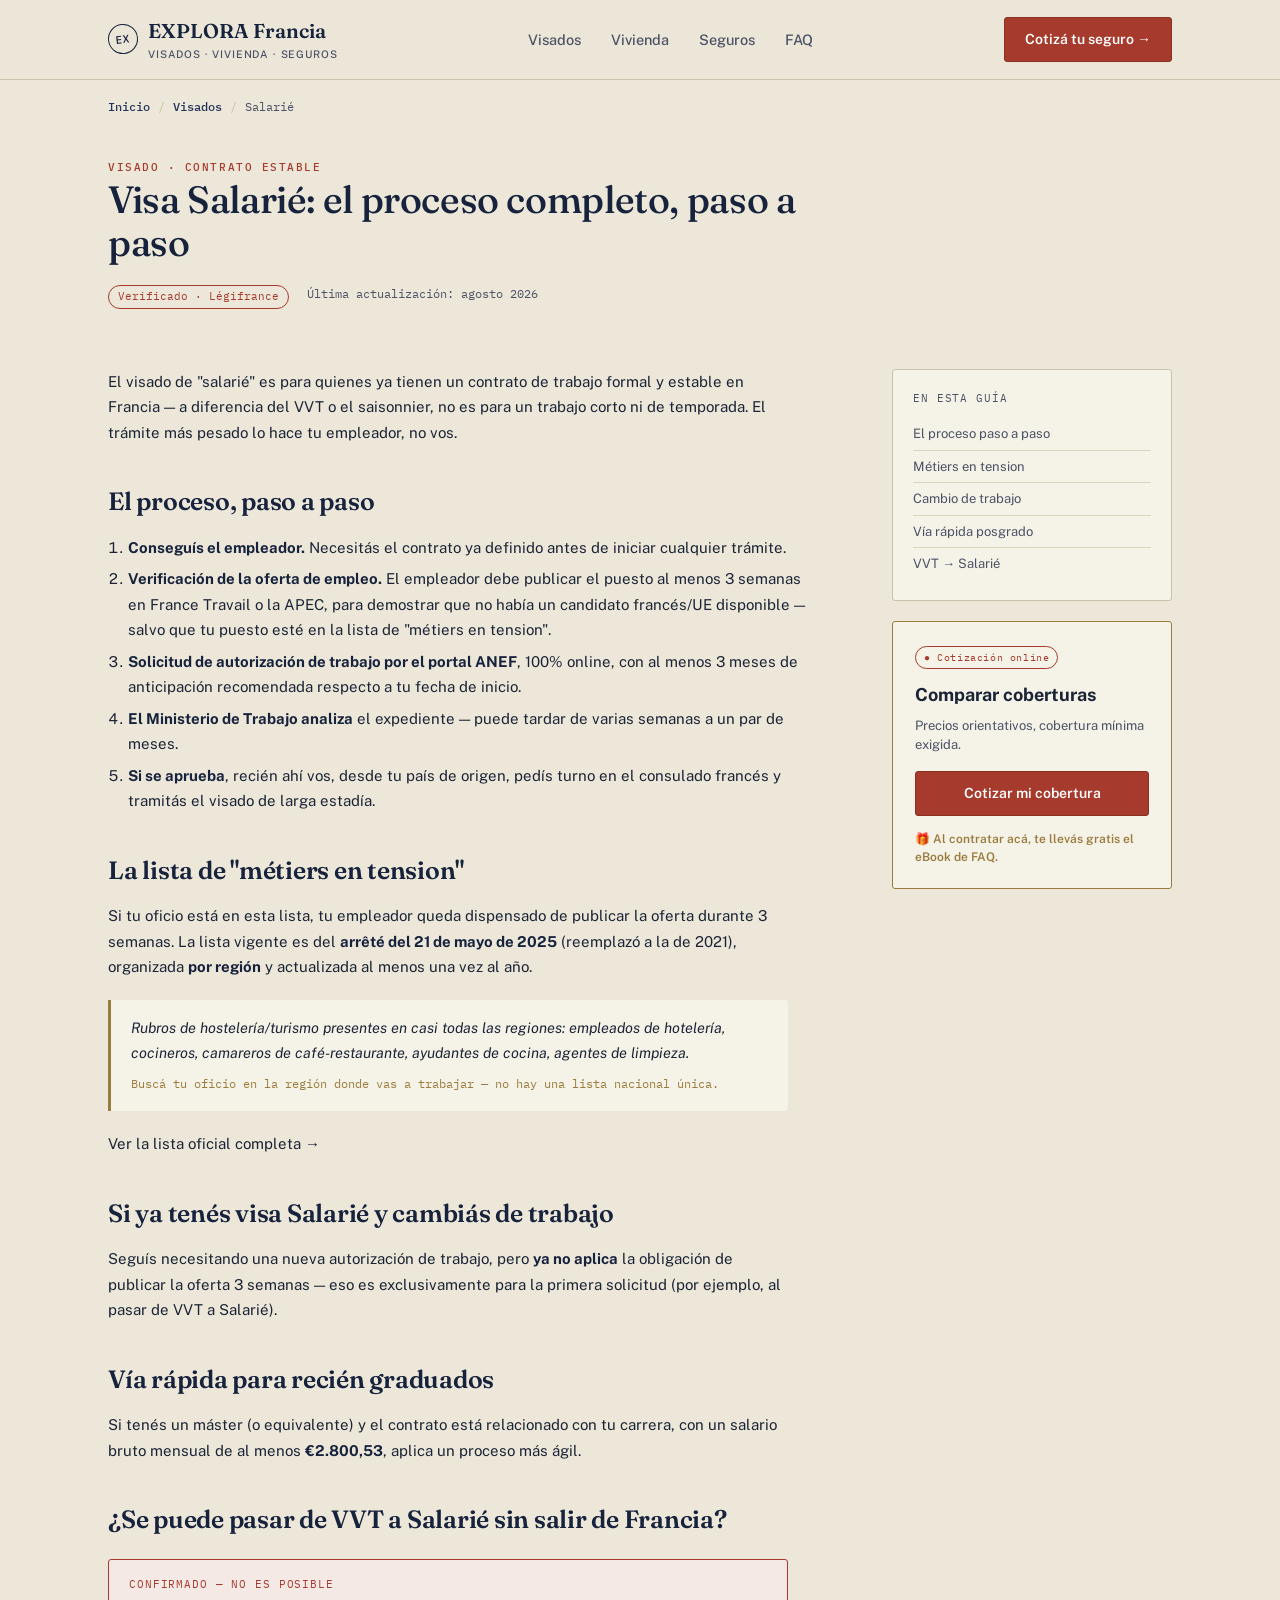
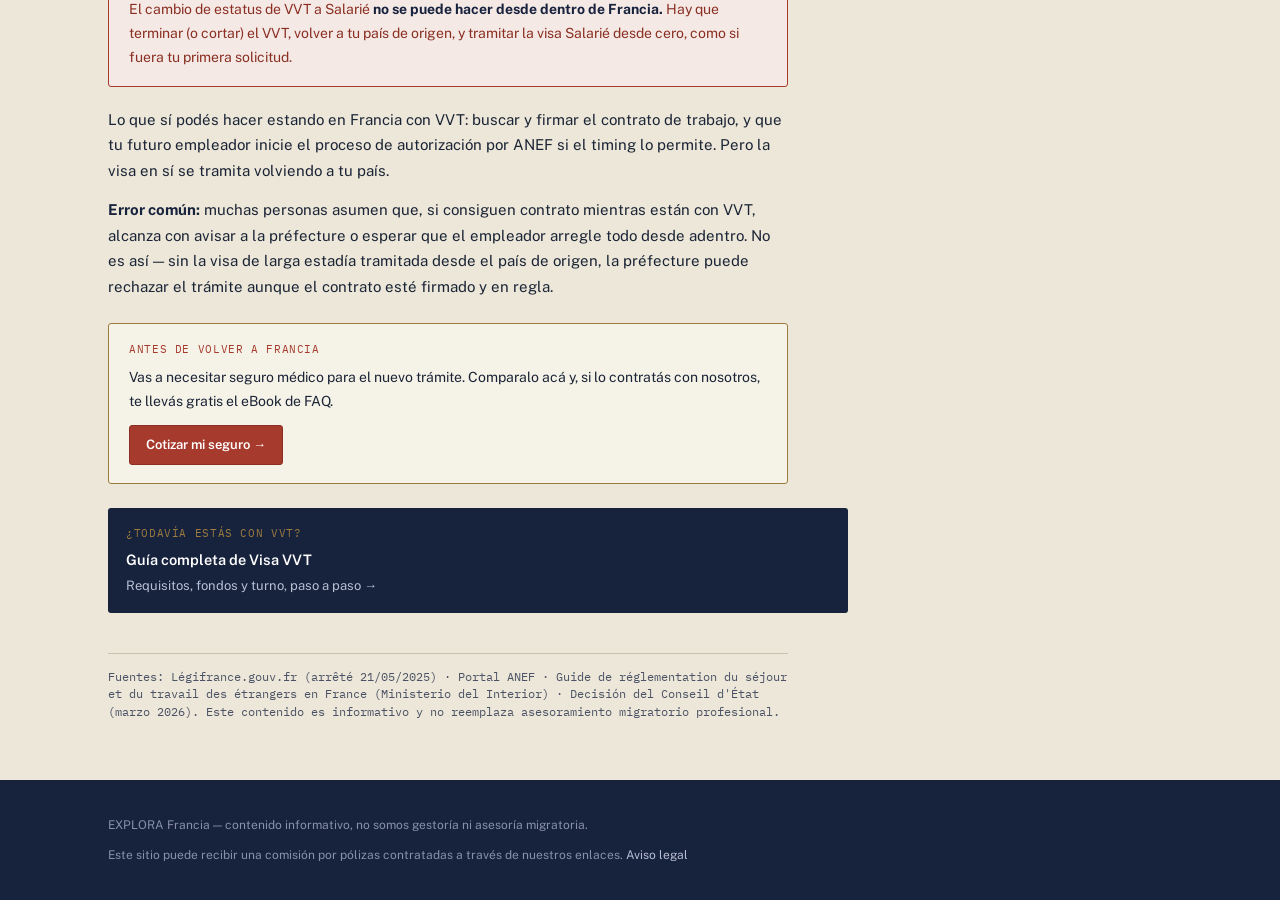
<file: visados/salarie.html>
<!DOCTYPE html>
<html lang="es">
<head>
<meta charset="UTF-8">
<meta name="viewport" content="width=device-width, initial-scale=1.0">
<title>Visa Salarié Francia: el proceso completo — EXPLORA Francia</title>
<meta name="description" content="Guía verificada del visado Salarié para Francia: el proceso ANEF paso a paso, métiers en tension, y por qué no se puede pasar de VVT a Salarié sin salir del país.">
<link rel="preconnect" href="https://fonts.googleapis.com">
<link href="https://fonts.googleapis.com/css2?family=Fraunces:ital,opsz,wght@0,9..144,300;0,9..144,500;0,9..144,600;1,9..144,400&family=Public+Sans:wght@400;500;600;700&family=IBM+Plex+Mono:wght@400;500&display=swap" rel="stylesheet">
<link rel="stylesheet" href="../assets/styles.css">
</head>
<body>

<header>
  <nav class="nav wrap">
    <a href="../index.html" class="brand">
      <div class="mark">EX</div>
      <div>EXPLORA Francia<small>Visados · Vivienda · Seguros</small></div>
    </a>
    <div class="navlinks">
      <a href="vvt.html">Visados</a>
      <a href="../vivienda/index.html">Vivienda</a>
      <a href="../seguros/index.html">Seguros</a>
      <a href="../faq/index.html">FAQ</a>
    </div>
    <a href="../seguros/index.html" class="cta-btn">Cotizá tu seguro →</a>
  </nav>
</header>

<div class="wrap">
  <div class="breadcrumb">
    <a href="../index.html">Inicio</a><span>/</span><a href="vvt.html">Visados</a><span>/</span>Salarié
  </div>
</div>

<section class="article-hero">
  <div class="wrap">
    <span class="eyebrow">Visado · Contrato estable</span>
    <h1>Visa Salarié: el proceso completo, paso a paso</h1>
    <div class="article-meta">
      <span class="stamp-mini">Verificado · Légifrance</span>
      <span>Última actualización: agosto 2026</span>
    </div>
  </div>
</section>

<div class="wrap">
  <div class="article-layout">

    <div class="article-body">

      <p>El visado de "salarié" es para quienes ya tienen un contrato de trabajo formal y estable en Francia — a diferencia del VVT o el saisonnier, no es para un trabajo corto ni de temporada. El trámite más pesado lo hace tu empleador, no vos.</p>

      <h2 id="proceso">El proceso, paso a paso</h2>
      <ol>
        <li><strong>Conseguís el empleador.</strong> Necesitás el contrato ya definido antes de iniciar cualquier trámite.</li>
        <li><strong>Verificación de la oferta de empleo.</strong> El empleador debe publicar el puesto al menos 3 semanas en France Travail o la APEC, para demostrar que no había un candidato francés/UE disponible — salvo que tu puesto esté en la lista de "métiers en tension".</li>
        <li><strong>Solicitud de autorización de trabajo por el portal ANEF</strong>, 100% online, con al menos 3 meses de anticipación recomendada respecto a tu fecha de inicio.</li>
        <li><strong>El Ministerio de Trabajo analiza</strong> el expediente — puede tardar de varias semanas a un par de meses.</li>
        <li><strong>Si se aprueba</strong>, recién ahí vos, desde tu país de origen, pedís turno en el consulado francés y tramitás el visado de larga estadía.</li>
      </ol>

      <h2 id="metiers-tension">La lista de "métiers en tension"</h2>
      <p>Si tu oficio está en esta lista, tu empleador queda dispensado de publicar la oferta durante 3 semanas. La lista vigente es del <strong>arrêté del 21 de mayo de 2025</strong> (reemplazó a la de 2021), organizada <strong>por región</strong> y actualizada al menos una vez al año.</p>
      <div class="source-quote">
        <p>Rubros de hostelería/turismo presentes en casi todas las regiones: empleados de hotelería, cocineros, camareros de café-restaurante, ayudantes de cocina, agentes de limpieza.</p>
        <span class="src">Buscá tu oficio en la región donde vas a trabajar — no hay una lista nacional única.</span>
      </div>
      <p><a href="https://www.immigration.interieur.gouv.fr/limmigration-en-france/sejour-des-etrangers/liste-des-metiers-en-tension-pour-travailleurs-etrangers" target="_blank" rel="noopener">Ver la lista oficial completa →</a></p>

      <h2 id="cambio-trabajo">Si ya tenés visa Salarié y cambiás de trabajo</h2>
      <p>Seguís necesitando una nueva autorización de trabajo, pero <strong>ya no aplica</strong> la obligación de publicar la oferta 3 semanas — eso es exclusivamente para la primera solicitud (por ejemplo, al pasar de VVT a Salarié).</p>

      <h2 id="posgrado">Vía rápida para recién graduados</h2>
      <p>Si tenés un máster (o equivalente) y el contrato está relacionado con tu carrera, con un salario bruto mensual de al menos <strong>€2.800,53</strong>, aplica un proceso más ágil.</p>

      <h2 id="vvt-salarie">¿Se puede pasar de VVT a Salarié sin salir de Francia?</h2>
      <div class="warning-box">
        <span class="label">Confirmado — no es posible</span>
        <p>El cambio de estatus de VVT a Salarié <strong>no se puede hacer desde dentro de Francia.</strong> Hay que terminar (o cortar) el VVT, volver a tu país de origen, y tramitar la visa Salarié desde cero, como si fuera tu primera solicitud.</p>
      </div>
      <p>Lo que sí podés hacer estando en Francia con VVT: buscar y firmar el contrato de trabajo, y que tu futuro empleador inicie el proceso de autorización por ANEF si el timing lo permite. Pero la visa en sí se tramita volviendo a tu país.</p>
      <p><strong>Error común:</strong> muchas personas asumen que, si consiguen contrato mientras están con VVT, alcanza con avisar a la préfecture o esperar que el empleador arregle todo desde adentro. No es así — sin la visa de larga estadía tramitada desde el país de origen, la préfecture puede rechazar el trámite aunque el contrato esté firmado y en regla.</p>

      <div class="mini-insurance-box">
        <span class="label">Antes de volver a Francia</span>
        <p>Vas a necesitar seguro médico para el nuevo trámite. Comparalo acá y, si lo contratás con nosotros, te llevás gratis el eBook de FAQ.</p>
        <a href="../seguros/index.html" class="cta-btn">Cotizar mi seguro →</a>
      </div>

      <a href="vvt.html" class="cross-link">
        <span class="label">¿Todavía estás con VVT?</span>
        <span class="title">Guía completa de Visa VVT</span>
        <span class="arrow">Requisitos, fondos y turno, paso a paso →</span>
      </a>

      <div class="updated-log">
        Fuentes: Légifrance.gouv.fr (arrêté 21/05/2025) · Portal ANEF · Guide de réglementation du séjour et du travail des étrangers en France (Ministerio del Interior) · Decisión del Conseil d'État (marzo 2026). Este contenido es informativo y no reemplaza asesoramiento migratorio profesional.
      </div>

    </div>

    <aside>
      <div class="toc-widget">
        <span class="label">En esta guía</span>
        <a href="#proceso">El proceso paso a paso</a>
        <a href="#metiers-tension">Métiers en tension</a>
        <a href="#cambio-trabajo">Cambio de trabajo</a>
        <a href="#posgrado">Vía rápida posgrado</a>
        <a href="#vvt-salarie">VVT → Salarié</a>
      </div>
      <div class="sidebar-widget">
        <span class="stamp-mini">● Cotización online</span>
        <h4>Comparar coberturas</h4>
        <p>Precios orientativos, cobertura mínima exigida.</p>
        <a href="../seguros/index.html" class="cta-btn">Cotizar mi cobertura</a>
        <div class="gift-note">🎁 Al contratar acá, te llevás gratis el eBook de FAQ.</div>
      </div>
    </aside>

  </div>
</div>

<footer>
  <div class="wrap">
    <div>EXPLORA Francia — contenido informativo, no somos gestoría ni asesoría migratoria.</div>
    <div>Este sitio puede recibir una comisión por pólizas contratadas a través de nuestros enlaces. <a href="../faq/index.html">Aviso legal</a></div>
  </div>
</footer>

<div class="mobile-bar">
  <span>Seguro + eBook gratis</span>
  <a href="../seguros/index.html" class="cta-btn">Cotizar</a>
</div>

</body>
</html>
</file>
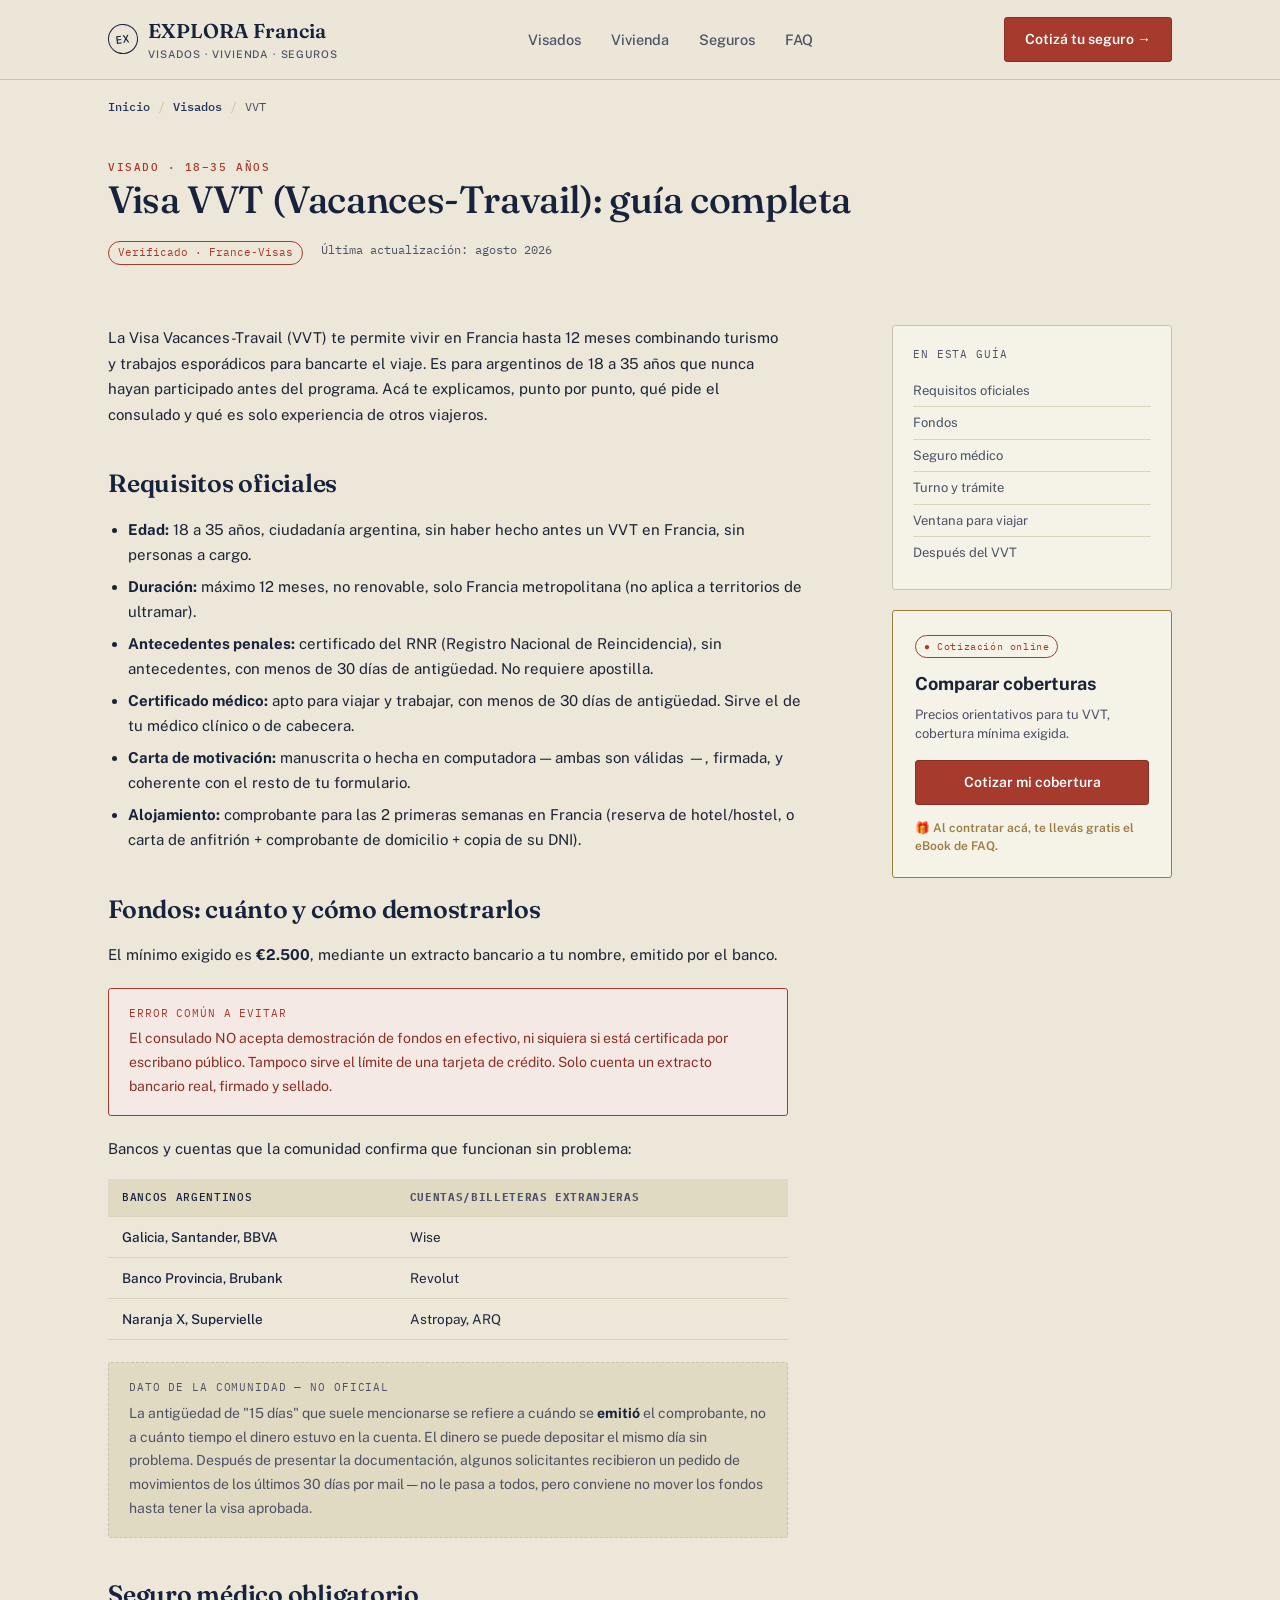
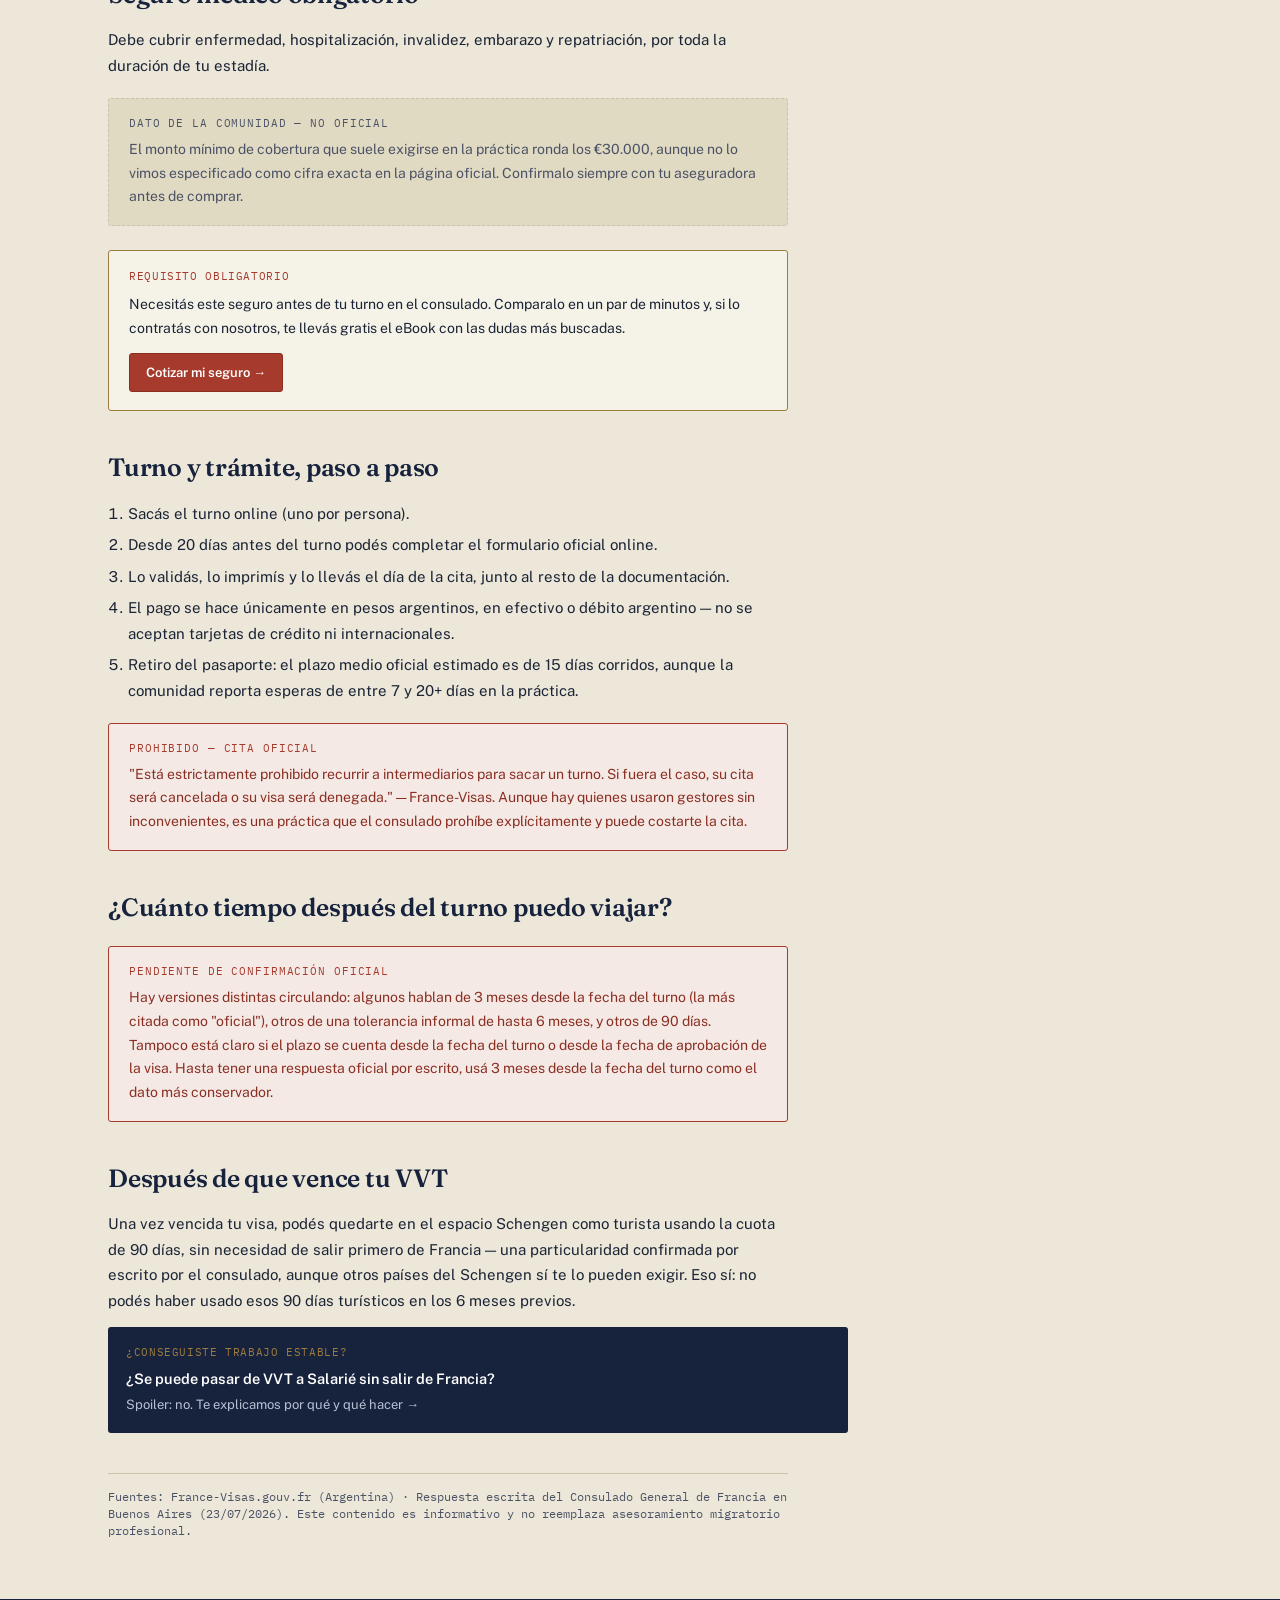
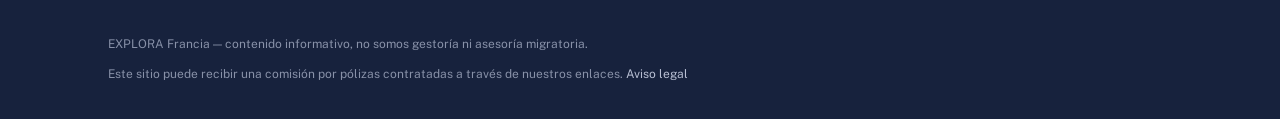
<file: visados/vvt.html>
<!DOCTYPE html>
<html lang="es">
<head>
<meta charset="UTF-8">
<meta name="viewport" content="width=device-width, initial-scale=1.0">
<title>Visa VVT Francia: requisitos, fondos y turno — EXPLORA Francia</title>
<meta name="description" content="Guía completa y verificada del visado VVT (Vacances-Travail) para Francia: requisitos, fondos, seguro, turno y trámite.">
<link rel="preconnect" href="https://fonts.googleapis.com">
<link href="https://fonts.googleapis.com/css2?family=Fraunces:ital,opsz,wght@0,9..144,300;0,9..144,500;0,9..144,600;1,9..144,400&family=Public+Sans:wght@400;500;600;700&family=IBM+Plex+Mono:wght@400;500&display=swap" rel="stylesheet">
<link rel="stylesheet" href="../assets/styles.css">
</head>
<body>

<header>
  <nav class="nav wrap">
    <a href="../index.html" class="brand">
      <div class="mark">EX</div>
      <div>EXPLORA Francia<small>Visados · Vivienda · Seguros</small></div>
    </a>
    <div class="navlinks">
      <a href="vvt.html">Visados</a>
      <a href="../vivienda/index.html">Vivienda</a>
      <a href="../seguros/index.html">Seguros</a>
      <a href="../faq/index.html">FAQ</a>
    </div>
    <a href="../seguros/index.html" class="cta-btn">Cotizá tu seguro →</a>
  </nav>
</header>

<div class="wrap">
  <div class="breadcrumb">
    <a href="../index.html">Inicio</a><span>/</span><a href="vvt.html">Visados</a><span>/</span>VVT
  </div>
</div>

<section class="article-hero">
  <div class="wrap">
    <span class="eyebrow">Visado · 18–35 años</span>
    <h1>Visa VVT (Vacances-Travail): guía completa</h1>
    <div class="article-meta">
      <span class="stamp-mini">Verificado · France-Visas</span>
      <span>Última actualización: agosto 2026</span>
    </div>
  </div>
</section>

<div class="wrap">
  <div class="article-layout">

    <div class="article-body">

      <p>La Visa Vacances-Travail (VVT) te permite vivir en Francia hasta 12 meses combinando turismo y trabajos esporádicos para bancarte el viaje. Es para argentinos de 18 a 35 años que nunca hayan participado antes del programa. Acá te explicamos, punto por punto, qué pide el consulado y qué es solo experiencia de otros viajeros.</p>

      <h2 id="requisitos">Requisitos oficiales</h2>
      <ul>
        <li><strong>Edad:</strong> 18 a 35 años, ciudadanía argentina, sin haber hecho antes un VVT en Francia, sin personas a cargo.</li>
        <li><strong>Duración:</strong> máximo 12 meses, no renovable, solo Francia metropolitana (no aplica a territorios de ultramar).</li>
        <li><strong>Antecedentes penales:</strong> certificado del RNR (Registro Nacional de Reincidencia), sin antecedentes, con menos de 30 días de antigüedad. No requiere apostilla.</li>
        <li><strong>Certificado médico:</strong> apto para viajar y trabajar, con menos de 30 días de antigüedad. Sirve el de tu médico clínico o de cabecera.</li>
        <li><strong>Carta de motivación:</strong> manuscrita o hecha en computadora — ambas son válidas —, firmada, y coherente con el resto de tu formulario.</li>
        <li><strong>Alojamiento:</strong> comprobante para las 2 primeras semanas en Francia (reserva de hotel/hostel, o carta de anfitrión + comprobante de domicilio + copia de su DNI).</li>
      </ul>

      <h2 id="fondos">Fondos: cuánto y cómo demostrarlos</h2>
      <p>El mínimo exigido es <strong>€2.500</strong>, mediante un extracto bancario a tu nombre, emitido por el banco.</p>

      <div class="warning-box">
        <span class="label">Error común a evitar</span>
        <p>El consulado NO acepta demostración de fondos en efectivo, ni siquiera si está certificada por escribano público. Tampoco sirve el límite de una tarjeta de crédito. Solo cuenta un extracto bancario real, firmado y sellado.</p>
      </div>

      <p>Bancos y cuentas que la comunidad confirma que funcionan sin problema:</p>
      <table class="data-table">
        <tr><th>Bancos argentinos</th><th>Cuentas/billeteras extranjeras</th></tr>
        <tr><td>Galicia, Santander, BBVA</td><td>Wise</td></tr>
        <tr><td>Banco Provincia, Brubank</td><td>Revolut</td></tr>
        <tr><td>Naranja X, Supervielle</td><td>Astropay, ARQ</td></tr>
      </table>

      <div class="community-box">
        <span class="label">Dato de la comunidad — no oficial</span>
        <p>La antigüedad de "15 días" que suele mencionarse se refiere a cuándo se <strong>emitió</strong> el comprobante, no a cuánto tiempo el dinero estuvo en la cuenta. El dinero se puede depositar el mismo día sin problema. Después de presentar la documentación, algunos solicitantes recibieron un pedido de movimientos de los últimos 30 días por mail — no le pasa a todos, pero conviene no mover los fondos hasta tener la visa aprobada.</p>
      </div>

      <h2 id="seguro">Seguro médico obligatorio</h2>
      <p>Debe cubrir enfermedad, hospitalización, invalidez, embarazo y repatriación, por toda la duración de tu estadía.</p>
      <div class="community-box">
        <span class="label">Dato de la comunidad — no oficial</span>
        <p>El monto mínimo de cobertura que suele exigirse en la práctica ronda los €30.000, aunque no lo vimos especificado como cifra exacta en la página oficial. Confirmalo siempre con tu aseguradora antes de comprar.</p>
      </div>

      <div class="mini-insurance-box">
        <span class="label">Requisito obligatorio</span>
        <p>Necesitás este seguro antes de tu turno en el consulado. Comparalo en un par de minutos y, si lo contratás con nosotros, te llevás gratis el eBook con las dudas más buscadas.</p>
        <a href="../seguros/index.html" class="cta-btn">Cotizar mi seguro →</a>
      </div>

      <h2 id="turno">Turno y trámite, paso a paso</h2>
      <ol>
        <li>Sacás el turno online (uno por persona).</li>
        <li>Desde 20 días antes del turno podés completar el formulario oficial online.</li>
        <li>Lo validás, lo imprimís y lo llevás el día de la cita, junto al resto de la documentación.</li>
        <li>El pago se hace únicamente en pesos argentinos, en efectivo o débito argentino — no se aceptan tarjetas de crédito ni internacionales.</li>
        <li>Retiro del pasaporte: el plazo medio oficial estimado es de 15 días corridos, aunque la comunidad reporta esperas de entre 7 y 20+ días en la práctica.</li>
      </ol>

      <div class="warning-box">
        <span class="label">Prohibido — cita oficial</span>
        <p>"Está estrictamente prohibido recurrir a intermediarios para sacar un turno. Si fuera el caso, su cita será cancelada o su visa será denegada." — France-Visas. Aunque hay quienes usaron gestores sin inconvenientes, es una práctica que el consulado prohíbe explícitamente y puede costarte la cita.</p>
      </div>

      <h2 id="ventana">¿Cuánto tiempo después del turno puedo viajar?</h2>
      <div class="warning-box">
        <span class="label">Pendiente de confirmación oficial</span>
        <p>Hay versiones distintas circulando: algunos hablan de 3 meses desde la fecha del turno (la más citada como "oficial"), otros de una tolerancia informal de hasta 6 meses, y otros de 90 días. Tampoco está claro si el plazo se cuenta desde la fecha del turno o desde la fecha de aprobación de la visa. Hasta tener una respuesta oficial por escrito, usá 3 meses desde la fecha del turno como el dato más conservador.</p>
      </div>

      <h2 id="despues">Después de que vence tu VVT</h2>
      <p>Una vez vencida tu visa, podés quedarte en el espacio Schengen como turista usando la cuota de 90 días, sin necesidad de salir primero de Francia — una particularidad confirmada por escrito por el consulado, aunque otros países del Schengen sí te lo pueden exigir. Eso sí: no podés haber usado esos 90 días turísticos en los 6 meses previos.</p>

      <a href="salarie.html" class="cross-link">
        <span class="label">¿Conseguiste trabajo estable?</span>
        <span class="title">¿Se puede pasar de VVT a Salarié sin salir de Francia?</span>
        <span class="arrow">Spoiler: no. Te explicamos por qué y qué hacer →</span>
      </a>

      <div class="updated-log">
        Fuentes: France-Visas.gouv.fr (Argentina) · Respuesta escrita del Consulado General de Francia en Buenos Aires (23/07/2026). Este contenido es informativo y no reemplaza asesoramiento migratorio profesional.
      </div>

    </div>

    <aside>
      <div class="toc-widget">
        <span class="label">En esta guía</span>
        <a href="#requisitos">Requisitos oficiales</a>
        <a href="#fondos">Fondos</a>
        <a href="#seguro">Seguro médico</a>
        <a href="#turno">Turno y trámite</a>
        <a href="#ventana">Ventana para viajar</a>
        <a href="#despues">Después del VVT</a>
      </div>
      <div class="sidebar-widget">
        <span class="stamp-mini">● Cotización online</span>
        <h4>Comparar coberturas</h4>
        <p>Precios orientativos para tu VVT, cobertura mínima exigida.</p>
        <a href="../seguros/index.html" class="cta-btn">Cotizar mi cobertura</a>
        <div class="gift-note">🎁 Al contratar acá, te llevás gratis el eBook de FAQ.</div>
      </div>
    </aside>

  </div>
</div>

<footer>
  <div class="wrap">
    <div>EXPLORA Francia — contenido informativo, no somos gestoría ni asesoría migratoria.</div>
    <div>Este sitio puede recibir una comisión por pólizas contratadas a través de nuestros enlaces. <a href="../faq/index.html">Aviso legal</a></div>
  </div>
</footer>

<div class="mobile-bar">
  <span>Seguro + eBook gratis</span>
  <a href="../seguros/index.html" class="cta-btn">Cotizar</a>
</div>

</body>
</html>
</file>
<file: assets/styles.css>
:root{
    --paper: #ECE7D8;
    --paper-dark: #E1DAC3;
    --paper-card: #F5F2E7;
    --ink: #1B2436;
    --ink-soft: #4B5266;
    --indigo: #22335C;
    --indigo-deep: #17223D;
    --seal: #A63A2C;
    --seal-dark: #8A2F22;
    --brass: #9C7C3E;
    --line: #C9C2AC;
    --line-soft: #DAD4BE;
    --radius: 3px;
  }
  *{box-sizing:border-box; margin:0; padding:0;}
  html{scroll-behavior:smooth;}
  body{
    background:var(--paper);
    color:var(--ink);
    font-family:'Public Sans', sans-serif;
    line-height:1.5;
    -webkit-font-smoothing:antialiased;
  }
  a{color:inherit; text-decoration:none;}
  .eyebrow{
    font-family:'IBM Plex Mono', monospace;
    font-size:11px;
    letter-spacing:0.14em;
    text-transform:uppercase;
    color:var(--seal);
    font-weight:500;
  }
  h1,h2,h3{font-family:'Fraunces', serif; color:var(--indigo-deep); letter-spacing:-0.01em;}
  .wrap{max-width:1120px; margin:0 auto; padding:0 28px;}

  /* perforated divider — boarding-pass tear line */
  .perf{
    position:relative;
    height:1px;
    background:repeating-linear-gradient(to right, var(--line) 0 6px, transparent 6px 13px);
    margin:0;
  }
  .perf::before, .perf::after{
    content:"";
    position:absolute; top:-9px;
    width:18px; height:18px;
    background:var(--paper);
    border-radius:50%;
  }
  .perf::before{left:-9px;}
  .perf::after{right:-9px;}

  /* ---------- Header ---------- */
  header{
    position:sticky; top:0; z-index:50;
    background:rgba(236,231,216,0.92);
    backdrop-filter:blur(6px);
    border-bottom:1px solid var(--line);
  }
  .nav{
    display:flex; align-items:center; justify-content:space-between;
    padding:16px 28px;
  }
  .brand{
    display:flex; align-items:center; gap:10px;
    font-family:'Fraunces', serif; font-weight:600; font-size:20px;
    color:var(--indigo-deep);
  }
  .brand .mark{
    width:30px; height:30px;
    border:1.5px solid var(--indigo-deep);
    border-radius:50%;
    display:flex; align-items:center; justify-content:center;
    font-family:'IBM Plex Mono', monospace;
    font-size:11px; font-weight:500;
    transform:rotate(-6deg);
  }
  .brand small{
    display:block; font-family:'Public Sans',sans-serif; font-weight:500;
    font-size:10.5px; letter-spacing:0.08em; text-transform:uppercase;
    color:var(--ink-soft); margin-top:1px;
  }
  .navlinks{display:flex; gap:2px; align-items:center;}
  .navlinks a{
    font-size:14.5px; font-weight:500; color:var(--ink-soft);
    padding:8px 14px; border-radius:var(--radius);
    transition:all .15s ease;
  }
  .navlinks a:hover{color:var(--indigo-deep); background:var(--paper-dark);}
  .cta-btn{
    font-family:'Public Sans',sans-serif; font-weight:600; font-size:14px;
    background:var(--seal); color:#fff;
    padding:11px 20px; border-radius:var(--radius);
    display:inline-flex; align-items:center; gap:8px;
    border:1px solid var(--seal-dark);
    transition:transform .15s ease, box-shadow .15s ease;
  }
  .cta-btn:hover{transform:translateY(-1px); box-shadow:0 4px 14px rgba(166,58,44,0.3);}

  /* ---------- Hero ---------- */
  .hero{padding:64px 0 48px;}
  .hero .eyebrow{margin-bottom:16px;}
  .hero h1{
    font-size:44px; font-weight:500; line-height:1.12; max-width:780px;
    margin-bottom:18px;
  }
  .hero h1 em{font-style:italic; font-weight:300; color:var(--seal);}
  .hero p{
    font-size:17px; color:var(--ink-soft); max-width:560px; margin-bottom:36px;
  }

  .path-grid{
    display:grid; grid-template-columns:repeat(3,1fr); gap:16px;
  }
  .path-card{
    background:var(--paper-card);
    border:1px solid var(--line);
    border-radius:var(--radius);
    padding:26px 22px;
    position:relative;
    transition:transform .15s ease, border-color .15s ease;
  }
  .path-card:hover{transform:translateY(-3px); border-color:var(--brass);}
  .path-card .tag{
    font-family:'IBM Plex Mono', monospace; font-size:11px; color:var(--brass);
    letter-spacing:0.1em; text-transform:uppercase; margin-bottom:14px; display:block;
  }
  .path-card h3{font-size:21px; font-weight:600; margin-bottom:8px;}
  .path-card p{font-size:14px; color:var(--ink-soft); margin-bottom:16px;}
  .path-card .go{
    font-size:13.5px; font-weight:600; color:var(--indigo);
    display:inline-flex; align-items:center; gap:6px;
  }
  .path-card .go svg{width:13px; height:13px;}

  /* ---------- Trust strip ---------- */
  .trust{
    background:var(--indigo-deep);
    padding:26px 0;
  }
  .trust .wrap{
    display:flex; align-items:center; justify-content:space-between; flex-wrap:wrap; gap:18px;
  }
  .stamp{
    flex-shrink:0;
    width:74px; height:74px;
    border:2px solid var(--brass);
    border-radius:50%;
    display:flex; align-items:center; justify-content:center;
    text-align:center;
    transform:rotate(-8deg);
    color:var(--brass);
    font-family:'IBM Plex Mono', monospace;
    font-size:9px; letter-spacing:0.06em; text-transform:uppercase;
    line-height:1.3;
    padding:6px;
  }
  .trust-sources{
    display:flex; gap:34px; flex-wrap:wrap; color:#DCD9CC;
  }
  .trust-sources div{font-family:'IBM Plex Mono', monospace; font-size:12.5px;}
  .trust-sources span{display:block; color:#7C87A3; font-size:10.5px; margin-top:2px;}

  /* ---------- Section shell ---------- */
  section.block{padding:56px 0;}
  .block-head{
    display:flex; justify-content:space-between; align-items:flex-end; margin-bottom:28px;
    gap:20px; flex-wrap:wrap;
  }
  .block-head h2{font-size:29px; font-weight:500;}
  .block-head .see-all{font-size:13.5px; font-weight:600; color:var(--indigo);}

  /* content grid with sidebar */
  .content-layout{
    display:grid; grid-template-columns:1fr 300px; gap:36px; align-items:start;
  }

  .guide-cards{display:grid; grid-template-columns:repeat(3,1fr); gap:16px;}
  .guide-card{
    background:var(--paper-card); border:1px solid var(--line); border-radius:var(--radius);
    padding:22px;
  }
  .guide-card h4{font-family:'Fraunces',serif; font-size:17px; font-weight:600; margin-bottom:8px; color:var(--indigo-deep);}
  .guide-card p{font-size:13.5px; color:var(--ink-soft); margin-bottom:12px;}
  .guide-card a{font-size:13px; font-weight:600; color:var(--seal);}

  /* contextual insurance nudge card - blends into grid */
  .nudge-card{
    background:var(--indigo-deep); border:1px solid var(--indigo-deep); border-radius:var(--radius);
    padding:22px; color:#fff; display:flex; flex-direction:column; justify-content:space-between;
  }
  .nudge-card .eyebrow{color:var(--brass);}
  .nudge-card h4{color:#fff; font-size:17px; margin:8px 0 8px;}
  .nudge-card p{font-size:13px; color:#B9C0D4; margin-bottom:16px;}
  .nudge-card .cta-btn{align-self:flex-start; padding:9px 16px; font-size:13px;}

  /* housing */
  .housing-row{
    display:grid; grid-template-columns:1.1fr 0.9fr; gap:32px; align-items:center;
    background:var(--paper-card); border:1px solid var(--line); border-radius:var(--radius);
    padding:32px;
  }
  .housing-row h3{font-size:24px; margin-bottom:10px;}
  .housing-row p{font-size:14.5px; color:var(--ink-soft); margin-bottom:16px;}
  .badge-row{display:flex; gap:10px; flex-wrap:wrap;}
  .mini-badge{
    font-family:'IBM Plex Mono',monospace; font-size:11px; color:var(--indigo);
    border:1px solid var(--line); padding:5px 10px; border-radius:20px; background:var(--paper);
  }
  .housing-visual{
    border:1px dashed var(--brass); border-radius:var(--radius);
    padding:20px; font-family:'IBM Plex Mono',monospace; font-size:12px; color:var(--ink-soft);
  }
  .housing-visual .line{display:flex; justify-content:space-between; padding:7px 0; border-bottom:1px solid var(--line-soft);}
  .housing-visual .line:last-child{border-bottom:none;}
  .housing-visual .line b{color:var(--indigo-deep); font-weight:600;}

  /* sidebar sticky widget */
  .sidebar-widget{
    position:sticky; top:100px;
    background:var(--paper-card); border:1px solid var(--brass); border-radius:var(--radius);
    padding:22px;
  }
  .sidebar-widget .stamp-mini{
    display:inline-block; font-family:'IBM Plex Mono',monospace; font-size:10px;
    color:var(--seal); border:1px solid var(--seal); padding:3px 8px; border-radius:20px;
    margin-bottom:12px; letter-spacing:0.06em;
  }
  .sidebar-widget h4{font-size:18px; margin-bottom:8px;}
  .sidebar-widget p{font-size:13px; color:var(--ink-soft); margin-bottom:16px;}
  .compare-list{margin-bottom:16px;}
  .compare-list .row{
    display:flex; justify-content:space-between; align-items:center;
    padding:9px 0; border-bottom:1px solid var(--line-soft); font-size:13px;
  }
  .compare-list .row:last-child{border-bottom:none;}
  .compare-list .row span:last-child{font-family:'IBM Plex Mono',monospace; color:var(--indigo); font-weight:500;}
  .sidebar-widget .cta-btn{width:100%; justify-content:center;}
  .gift-note{
    margin-top:14px; font-size:12px; color:var(--brass); font-weight:600;
    display:flex; gap:6px; align-items:flex-start;
  }

  /* FAQ */
  .faq-block{background:var(--paper-dark); padding:60px 0;}
  .faq-layout{display:grid; grid-template-columns:1fr 1fr; gap:40px; align-items:start;}
  .faq-item{border-bottom:1px solid var(--line); padding:18px 0;}
  .faq-item .q{font-family:'Fraunces',serif; font-size:16.5px; font-weight:600; color:var(--indigo-deep); margin-bottom:6px;}
  .faq-item .a{font-size:13.5px; color:var(--ink-soft);}
  .faq-item .tier{
    font-family:'IBM Plex Mono',monospace; font-size:10px; margin-left:8px;
    padding:2px 7px; border-radius:20px; border:1px solid var(--brass); color:var(--brass);
  }

  .ebook-promo{
    background:var(--indigo-deep); border-radius:var(--radius); padding:30px; color:#fff;
    position:sticky; top:100px;
  }
  .ebook-promo .stamp{margin-bottom:16px; border-color:#fff; color:#fff;}
  .ebook-promo h3{color:#fff; font-size:22px; margin-bottom:10px; line-height:1.25;}
  .ebook-promo p{font-size:13.5px; color:#B9C0D4; margin-bottom:20px;}
  .ebook-promo .fine{font-size:11.5px; color:#7C87A3; margin-top:14px;}

  /* Final CTA */
  .final-cta{
    background:var(--seal); padding:70px 0; text-align:center; color:#fff;
  }
  .final-cta h2{color:#fff; font-size:32px; font-weight:500; max-width:640px; margin:0 auto 14px;}
  .final-cta p{color:#F2D9D2; font-size:15px; max-width:520px; margin:0 auto 30px;}
  .final-cta .cta-btn{
    background:#fff; color:var(--seal-dark); border-color:#fff;
    padding:14px 30px; font-size:15px;
  }
  .final-cta .cta-btn:hover{box-shadow:0 6px 20px rgba(0,0,0,0.25);}

  footer{background:var(--indigo-deep); color:#8891A8; padding:36px 0; font-size:12px;}
  footer .wrap{display:flex; justify-content:space-between; flex-wrap:wrap; gap:12px;}
  footer a{color:#B9C0D4;}

  /* mobile sticky bar */
  .mobile-bar{
    display:none;
  }

  @media (max-width: 900px){
    .navlinks{display:none;}
    .hero h1{font-size:32px;}
    .path-grid{grid-template-columns:1fr;}
    .content-layout{grid-template-columns:1fr;}
    .sidebar-widget{position:static;}
    .guide-cards{grid-template-columns:1fr;}
    .housing-row{grid-template-columns:1fr;}
    .trust .wrap{flex-direction:column; align-items:flex-start;}
    .faq-layout{grid-template-columns:1fr;}
    .ebook-promo{position:static;}
    body{padding-bottom:70px;}
    .mobile-bar{
      display:flex; position:fixed; bottom:0; left:0; right:0; z-index:60;
      background:var(--indigo-deep); padding:12px 18px; align-items:center; justify-content:space-between;
      border-top:1px solid var(--brass);
    }
    .mobile-bar span{color:#fff; font-size:13px; font-weight:500;}
    .mobile-bar .cta-btn{padding:9px 16px; font-size:13px;}
  }

/* ===================== ARTICLE PAGE COMPONENTS ===================== */

.breadcrumb{
  font-family:'IBM Plex Mono', monospace; font-size:12px; color:var(--ink-soft);
  padding:18px 0; display:flex; gap:8px; align-items:center;
}
.breadcrumb a{color:var(--indigo); font-weight:500;}
.breadcrumb span{color:var(--line);}

.article-hero{padding:20px 0 40px;}
.article-hero .eyebrow{margin-bottom:14px;}
.article-hero h1{font-size:38px; font-weight:500; line-height:1.15; max-width:760px; margin-bottom:16px;}
.article-meta{
  display:flex; gap:18px; flex-wrap:wrap; margin-top:20px;
  font-family:'IBM Plex Mono', monospace; font-size:12px; color:var(--ink-soft);
}
.article-meta .stamp-mini{
  display:inline-flex; align-items:center; gap:6px; font-family:'IBM Plex Mono',monospace; font-size:10.5px;
  color:var(--seal); border:1px solid var(--seal); padding:3px 9px; border-radius:20px;
}

.article-layout{
  display:grid; grid-template-columns:1fr 280px; gap:44px; align-items:start; padding:20px 0 60px;
}
.article-body h2{font-size:25px; font-weight:600; margin:38px 0 14px;}
.article-body h2:first-child{margin-top:0;}
.article-body h3{font-size:19px; font-weight:600; margin:26px 0 10px; color:var(--indigo-deep);}
.article-body p{font-size:15px; color:var(--ink); line-height:1.7; margin-bottom:14px; max-width:680px;}
.article-body ul, .article-body ol{margin:0 0 16px 20px; max-width:680px;}
.article-body li{font-size:15px; color:var(--ink); line-height:1.7; margin-bottom:6px;}
.article-body strong{color:var(--indigo-deep);}

.source-quote{
  border-left:3px solid var(--brass);
  background:var(--paper-card);
  padding:16px 20px;
  margin:20px 0;
  max-width:680px;
  border-radius:0 var(--radius) var(--radius) 0;
}
.source-quote p{font-style:italic; color:var(--ink); margin-bottom:6px; font-size:14.5px;}
.source-quote .src{font-family:'IBM Plex Mono',monospace; font-size:11.5px; color:var(--brass); font-style:normal;}

.warning-box{
  border:1px solid var(--seal);
  background:#F5E9E6;
  padding:16px 20px;
  margin:20px 0;
  max-width:680px;
  border-radius:var(--radius);
}
.warning-box p{color:var(--seal-dark); font-size:14px; margin:0;}
.warning-box .label{font-family:'IBM Plex Mono',monospace; font-size:11px; letter-spacing:0.08em; text-transform:uppercase; color:var(--seal); display:block; margin-bottom:6px;}

.community-box{
  border:1px dashed var(--line); background:var(--paper-dark);
  padding:16px 20px; margin:20px 0; max-width:680px; border-radius:var(--radius);
}
.community-box .label{font-family:'IBM Plex Mono',monospace; font-size:11px; letter-spacing:0.08em; text-transform:uppercase; color:var(--ink-soft); display:block; margin-bottom:6px;}
.community-box p{color:var(--ink-soft); font-size:14px; margin:0;}

.data-table{width:100%; max-width:680px; border-collapse:collapse; margin:18px 0 22px;}
.data-table th, .data-table td{
  text-align:left; padding:10px 14px; font-size:13.5px; border-bottom:1px solid var(--line-soft);
}
.data-table th{
  font-family:'IBM Plex Mono',monospace; font-size:11px; text-transform:uppercase; letter-spacing:0.06em;
  color:var(--ink-soft); background:var(--paper-dark);
}
.data-table td:first-child, .data-table th:first-child{font-weight:500; color:var(--indigo-deep);}

.toc-widget{
  position:sticky; top:100px;
  background:var(--paper-card); border:1px solid var(--line); border-radius:var(--radius);
  padding:20px; margin-bottom:20px;
}
.toc-widget .label{font-family:'IBM Plex Mono',monospace; font-size:11px; letter-spacing:0.08em; text-transform:uppercase; color:var(--ink-soft); margin-bottom:12px; display:block;}
.toc-widget a{display:block; font-size:13px; color:var(--ink-soft); padding:6px 0; border-bottom:1px solid var(--line-soft);}
.toc-widget a:last-child{border-bottom:none;}
.toc-widget a:hover{color:var(--indigo);}

.cross-link{
  display:block; background:var(--indigo-deep); border-radius:var(--radius); padding:18px;
  margin-top:14px; color:#fff;
}
.cross-link .label{font-family:'IBM Plex Mono',monospace; font-size:10.5px; color:var(--brass); letter-spacing:0.06em; text-transform:uppercase; display:block; margin-bottom:6px;}
.cross-link .title{font-size:14.5px; font-weight:600; color:#fff;}
.cross-link .arrow{font-size:13px; color:#B9C0D4; margin-top:4px; display:block;}

.mini-insurance-box{
  background:var(--paper-card); border:1px solid var(--brass); border-radius:var(--radius);
  padding:18px 20px; margin:24px 0; max-width:680px;
}
.mini-insurance-box .label{font-family:'IBM Plex Mono',monospace; font-size:10.5px; color:var(--seal); letter-spacing:0.06em; text-transform:uppercase; display:block; margin-bottom:8px;}
.mini-insurance-box p{font-size:14px; margin-bottom:12px;}
.mini-insurance-box .cta-btn{padding:9px 16px; font-size:13px;}

.updated-log{
  font-family:'IBM Plex Mono',monospace; font-size:11.5px; color:var(--ink-soft);
  border-top:1px solid var(--line); margin-top:40px; padding-top:14px; max-width:680px;
}

/* FAQ accordion (faq page) */
.faq-accordion{max-width:760px;}
.faq-accordion details{
  border-bottom:1px solid var(--line); padding:16px 0;
}
.faq-accordion summary{
  font-family:'Fraunces',serif; font-size:16.5px; font-weight:600; color:var(--indigo-deep);
  cursor:pointer; list-style:none; display:flex; align-items:center; gap:12px;
}
.faq-accordion summary::-webkit-details-marker{display:none;}
.faq-accordion summary .q-text{flex:1 1 auto; min-width:0;}
.faq-accordion summary .meta{
  flex:0 0 148px; display:flex; align-items:center; justify-content:flex-end; gap:12px;
}
.faq-accordion summary .meta .tier{text-align:center;}
.faq-accordion summary .meta::after{content:"+"; font-family:'IBM Plex Mono',monospace; color:var(--brass); font-size:18px; width:14px; text-align:right;}
.faq-accordion details[open] summary .meta::after{content:"–";}
@media (max-width:560px){
  .faq-accordion summary{flex-wrap:wrap;}
  .faq-accordion summary .meta{flex:0 0 auto; order:1; width:100%; justify-content:flex-end; gap:14px; margin-top:6px;}
}
.faq-accordion .a{font-size:14px; color:var(--ink-soft); margin-top:10px; max-width:640px; line-height:1.65;}
.faq-cat{
  font-family:'IBM Plex Mono',monospace; font-size:11px; letter-spacing:0.1em; text-transform:uppercase;
  color:var(--indigo); margin:36px 0 8px;
}
.faq-cat:first-child{margin-top:0;}

@media (max-width:900px){
  .article-layout{grid-template-columns:1fr;}
  .toc-widget{position:static;}
}
</file>
